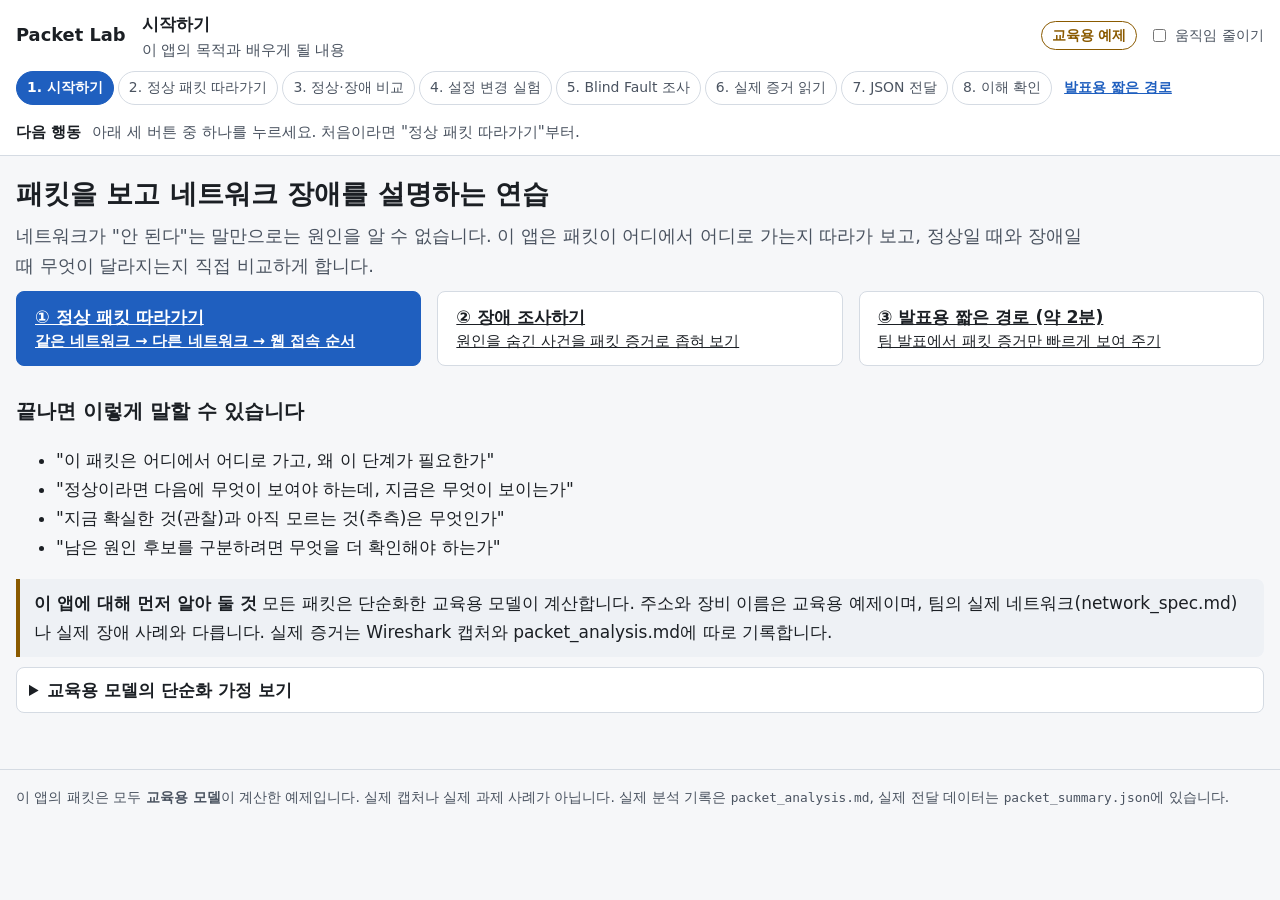
<file: 02_packet_capture/learning_lab/index.html>
<!doctype html>
<html lang="ko">
<head>
<meta charset="utf-8">
<meta name="viewport" content="width=device-width, initial-scale=1">
<title>Packet Lab — 패킷 흐름 학습</title>
<meta name="description" content="Packet.AI 2번 Packet Analyst 팀원 교육용 인터랙티브 학습 웹앱 (교육용 예제 모델)">
<link rel="stylesheet" href="styles.css">
</head>
<body>
<a class="skip" href="#main">본문으로 건너뛰기</a>
<header class="topbar">
  <div class="topbar-inner">
    <a class="brand" href="#/home" aria-label="Packet Lab 처음 화면">Packet Lab</a>
    <div class="unit">
      <div class="unit-title" id="unitTitle">시작하기</div>
      <div class="unit-goal" id="unitGoal"></div>
    </div>
    <div class="top-tools">
      <span class="badge badge-example" id="dataBadge">교육용 예제</span>
      <label class="motion-toggle"><input type="checkbox" id="reduceMotion"> 움직임 줄이기</label>
    </div>
  </div>
  <nav class="flow-nav" aria-label="학습 순서">
    <ol id="flowNav"></ol>
    <a class="demo-link" href="#/demo">발표용 짧은 경로</a>
  </nav>
  <div class="next-action" role="status" aria-live="polite"><strong>다음 행동</strong> <span id="nextAction"></span></div>
</header>
<main id="main" tabindex="-1"></main>
<footer class="foot">
  이 앱의 패킷은 모두 <strong>교육용 모델</strong>이 계산한 예제입니다. 실제 캡처나 실제 과제 사례가 아닙니다.
  실제 분석 기록은 <code>packet_analysis.md</code>, 실제 전달 데이터는 <code>packet_summary.json</code>에 있습니다.
</footer>
<script src="js/engine.js"></script>
<script src="js/schema.js"></script>
<script src="js/content.js"></script>
<script src="js/example_data.js"></script>
<script src="js/app.js"></script>
</body>
</html>
</file>
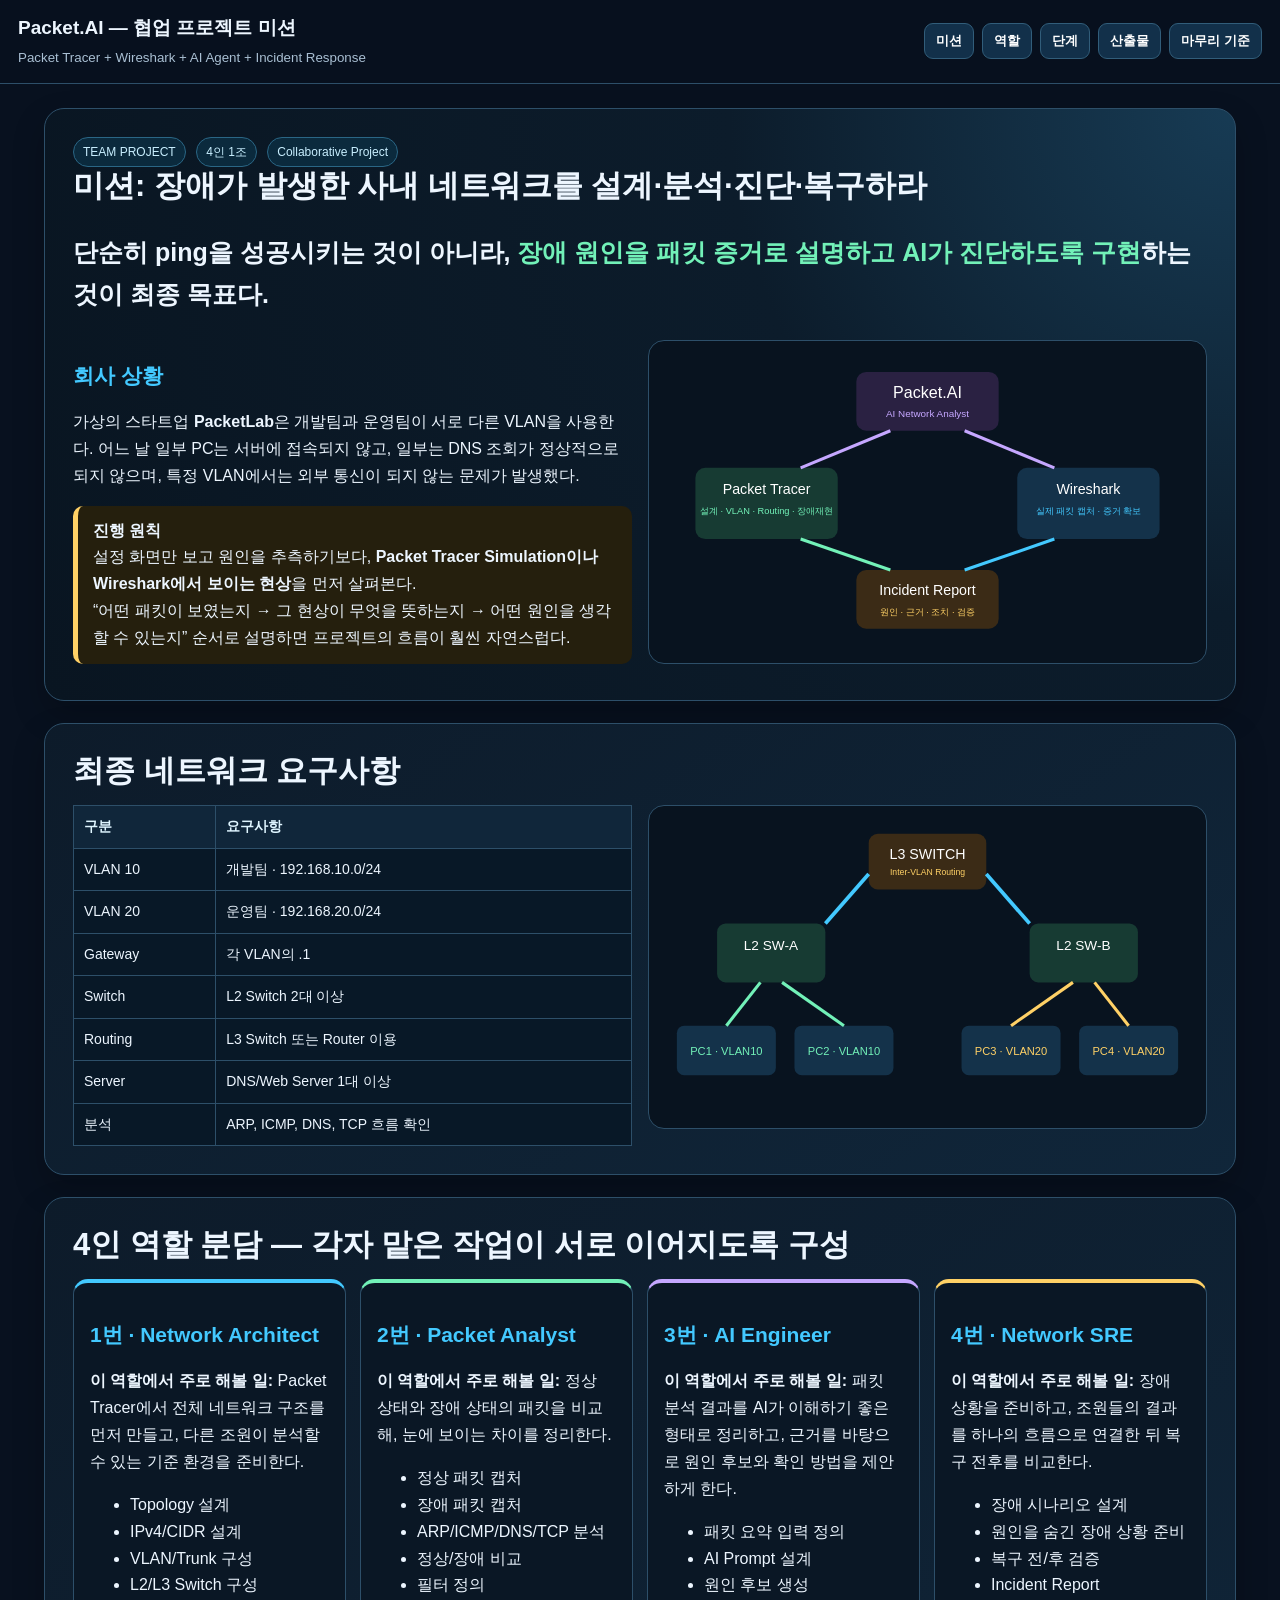
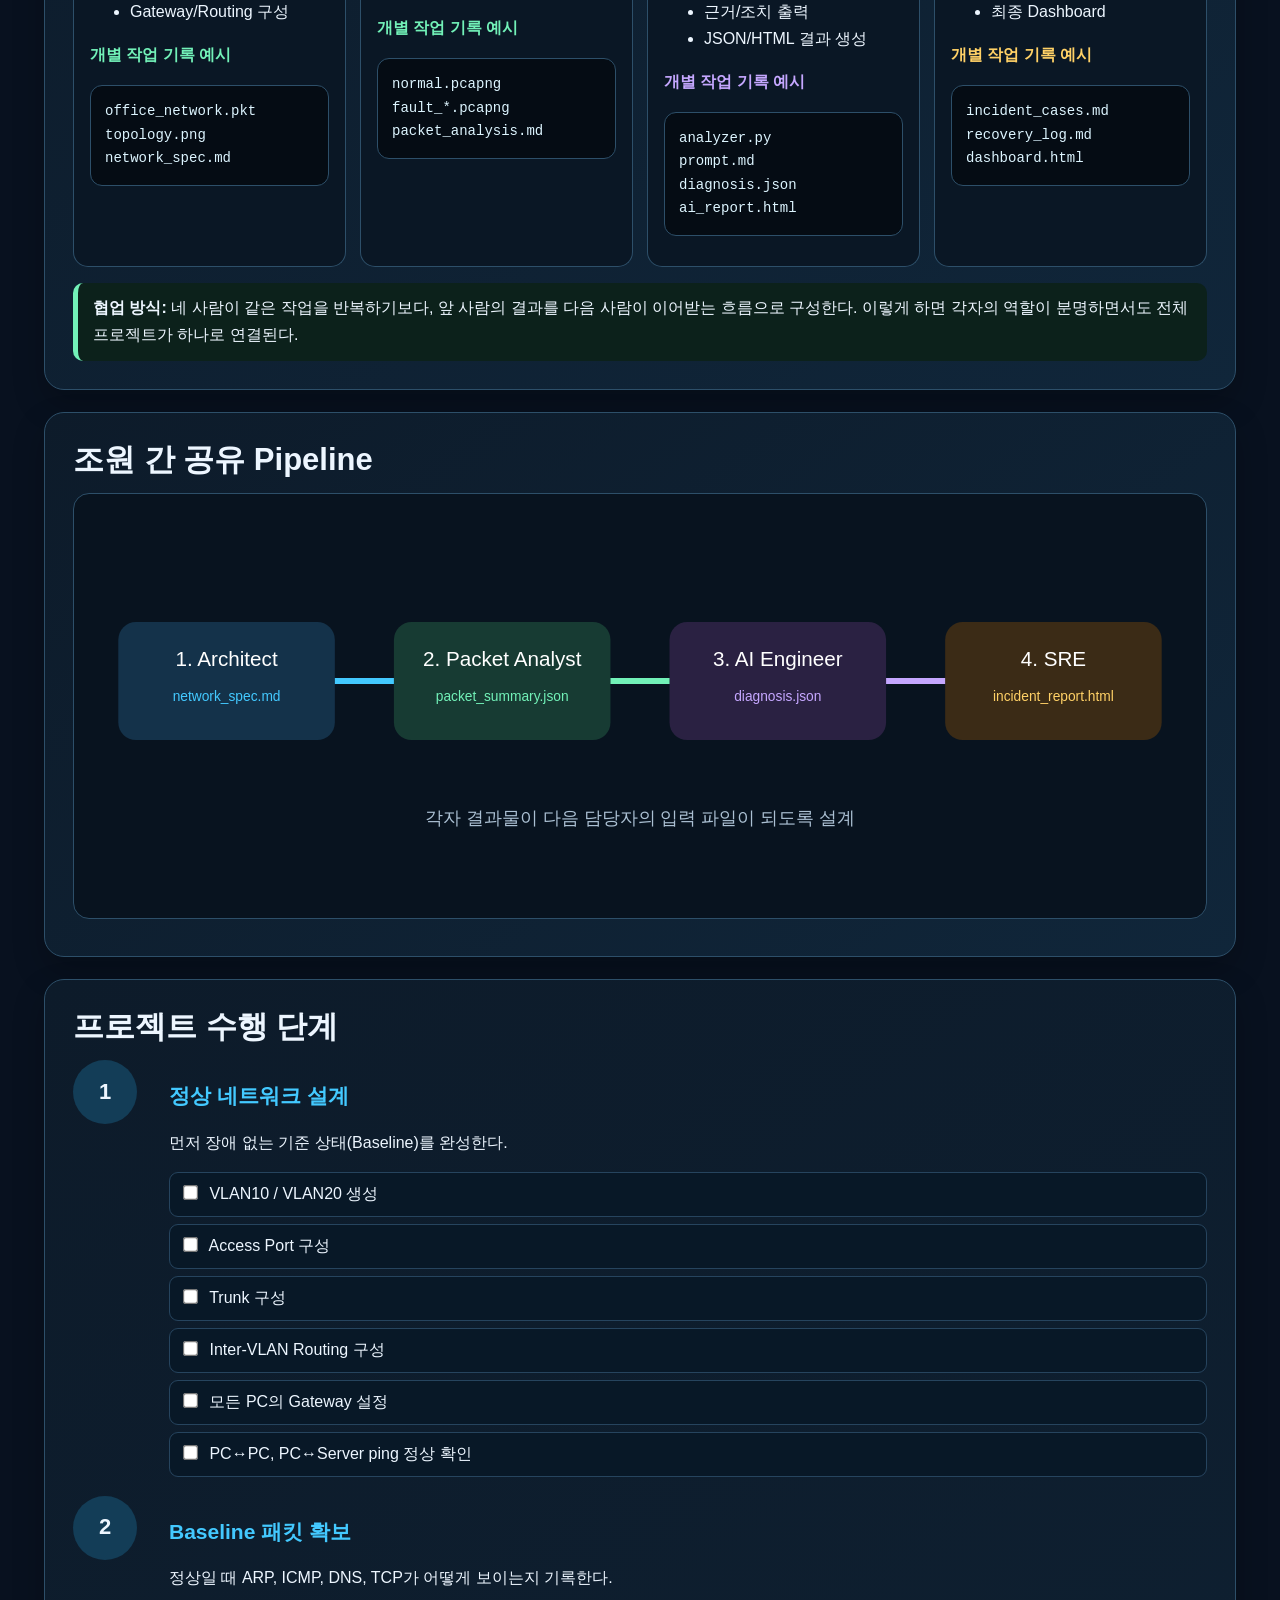
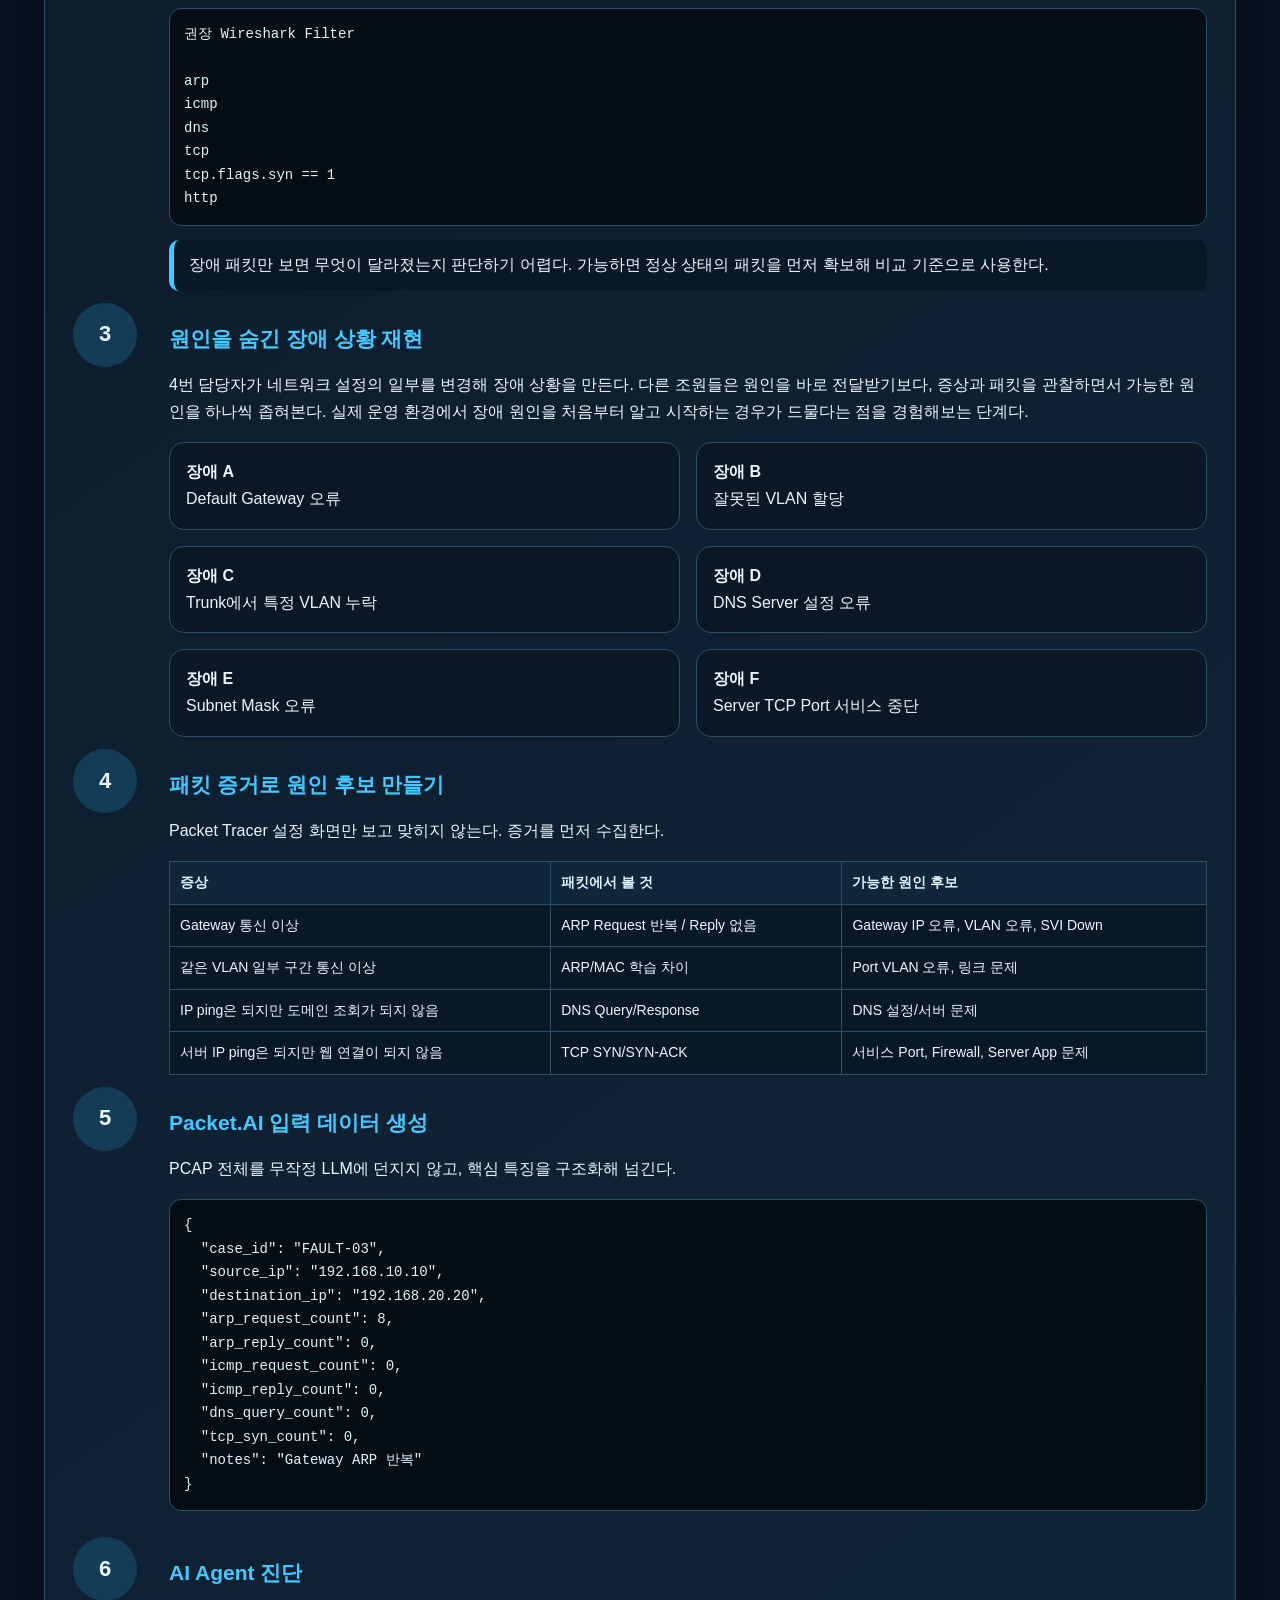
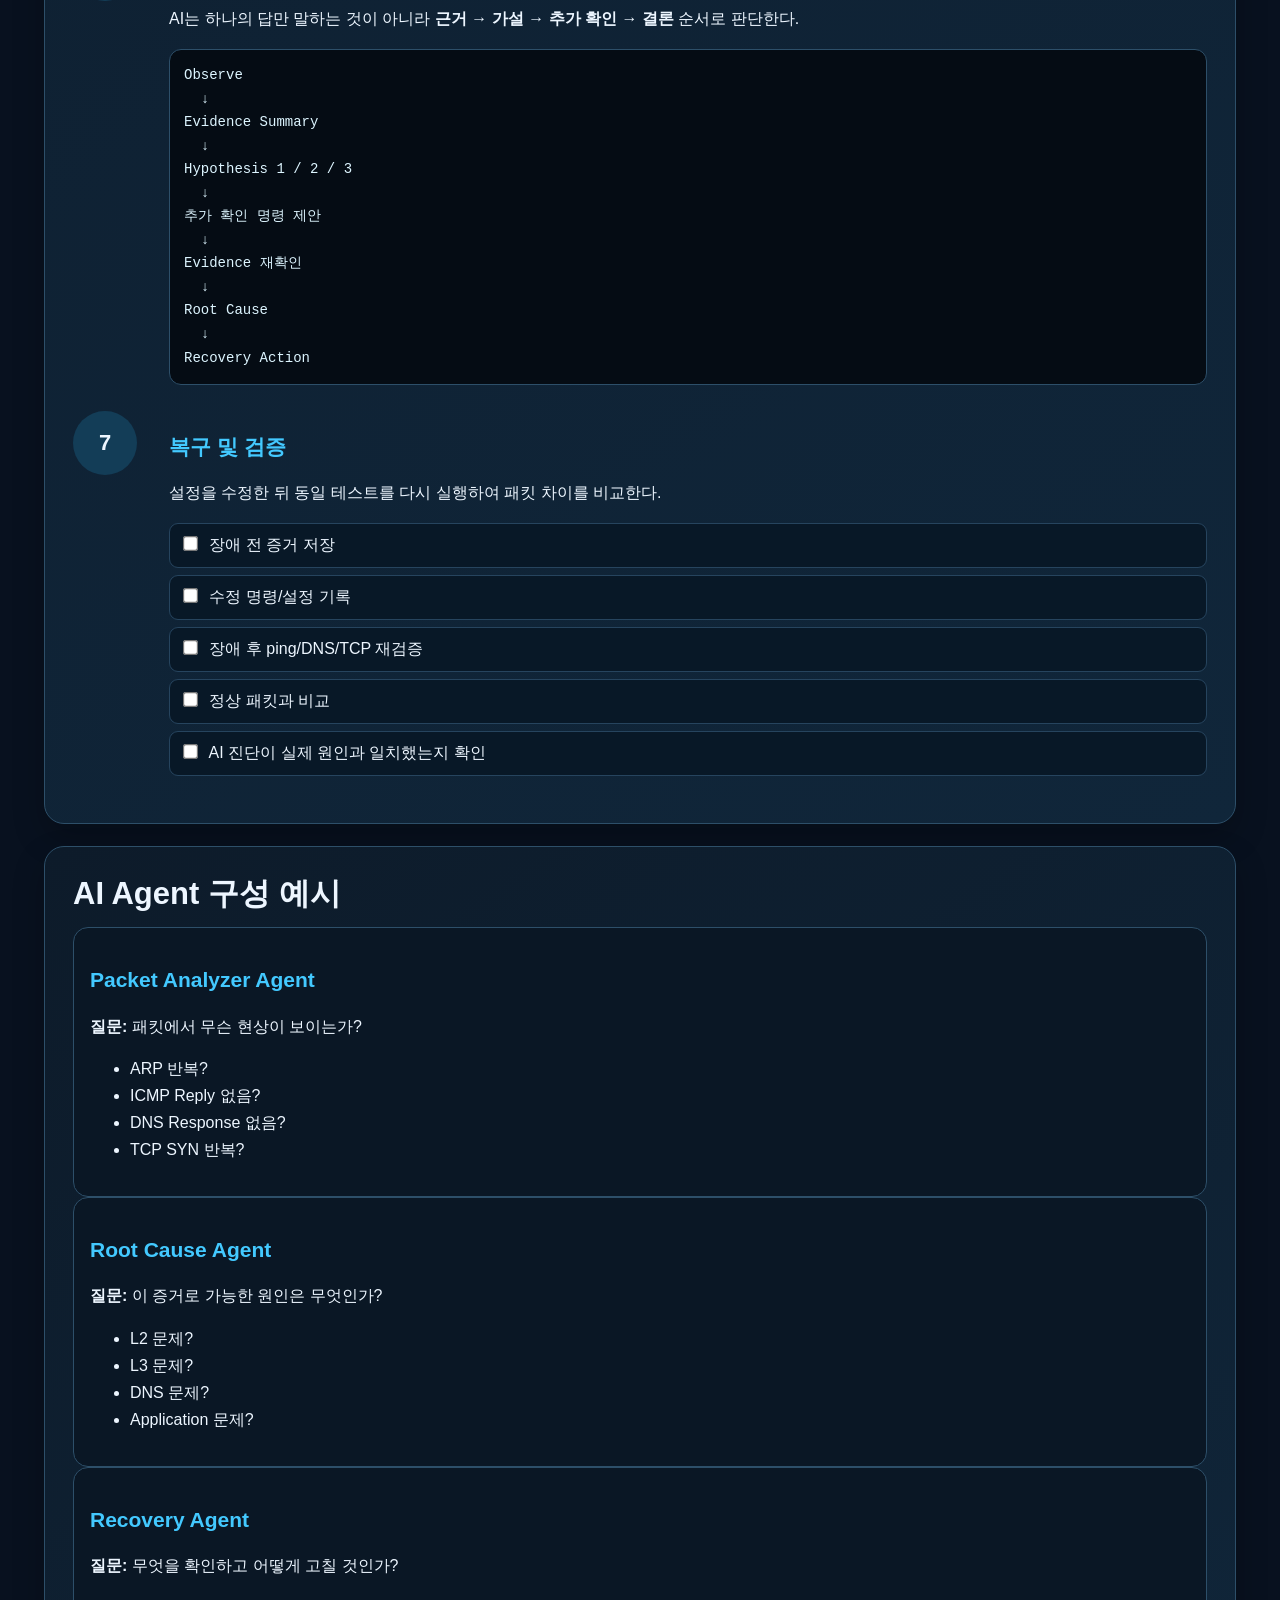
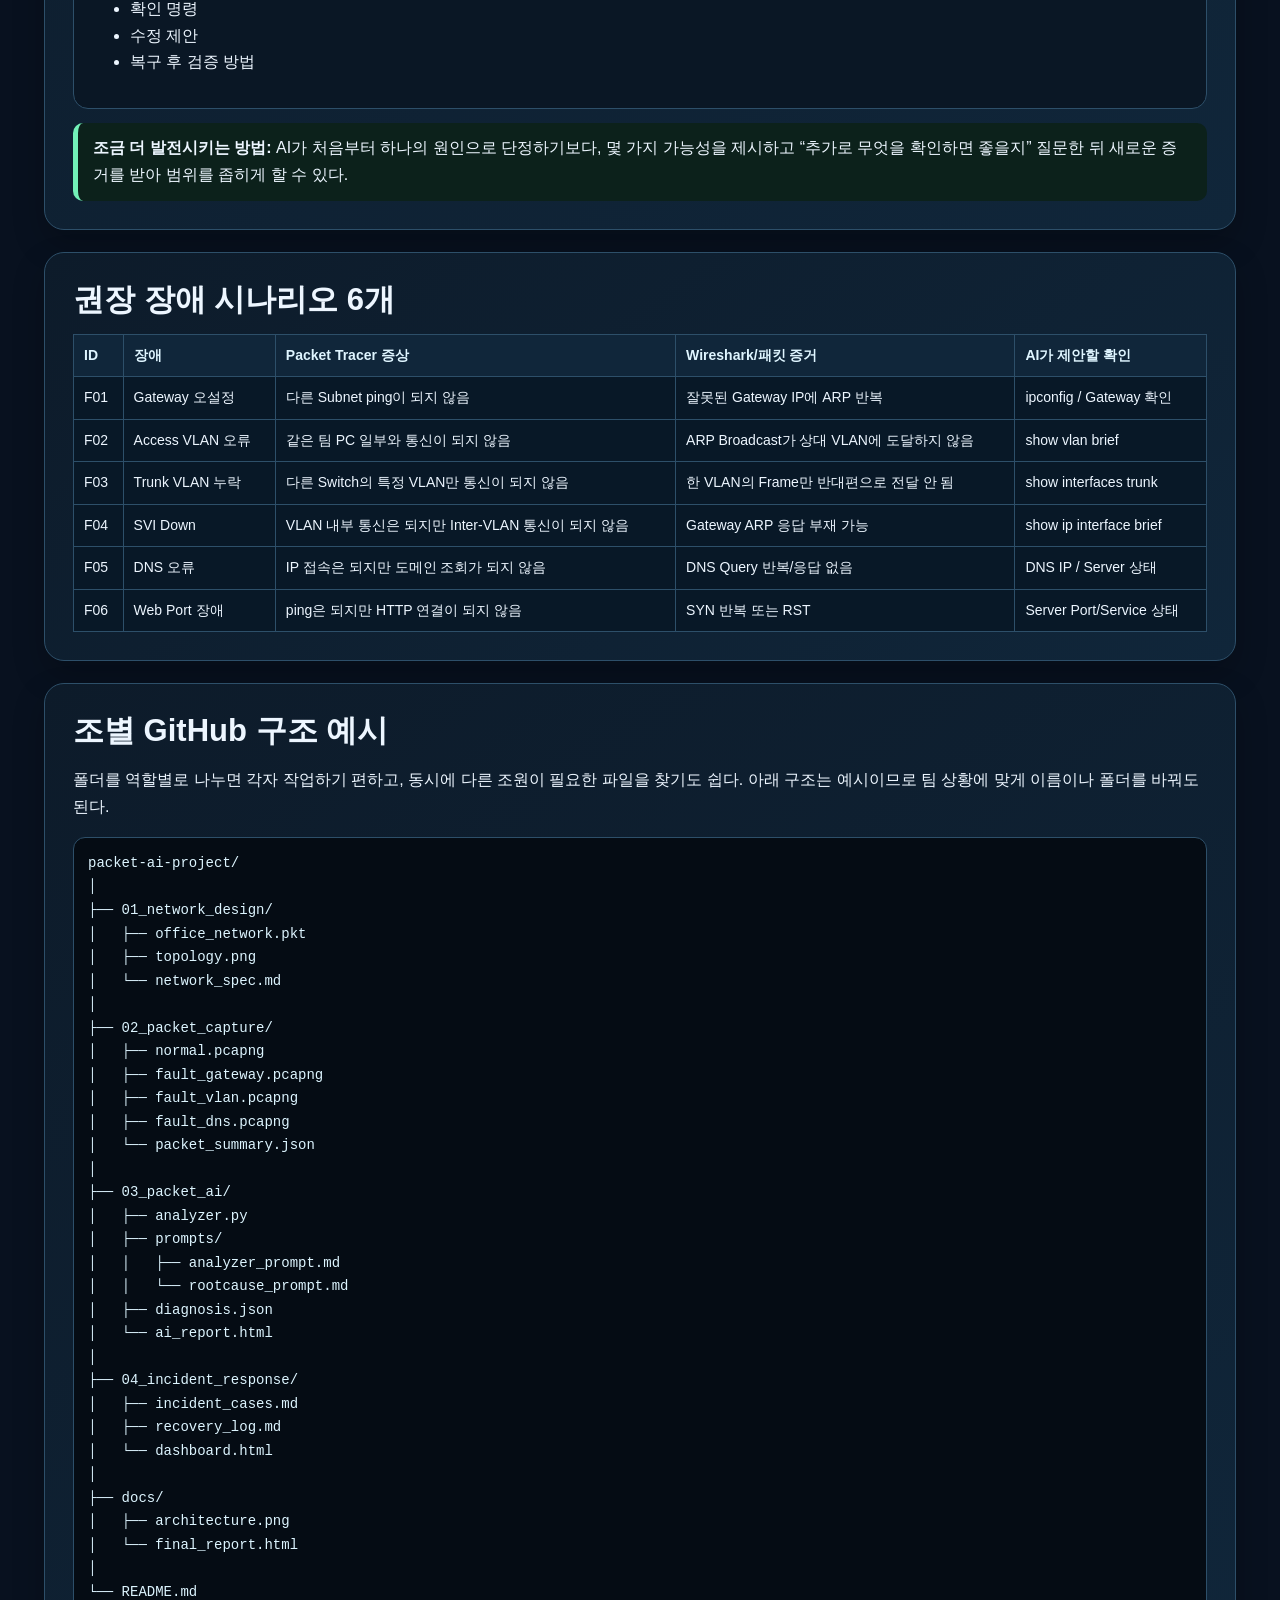
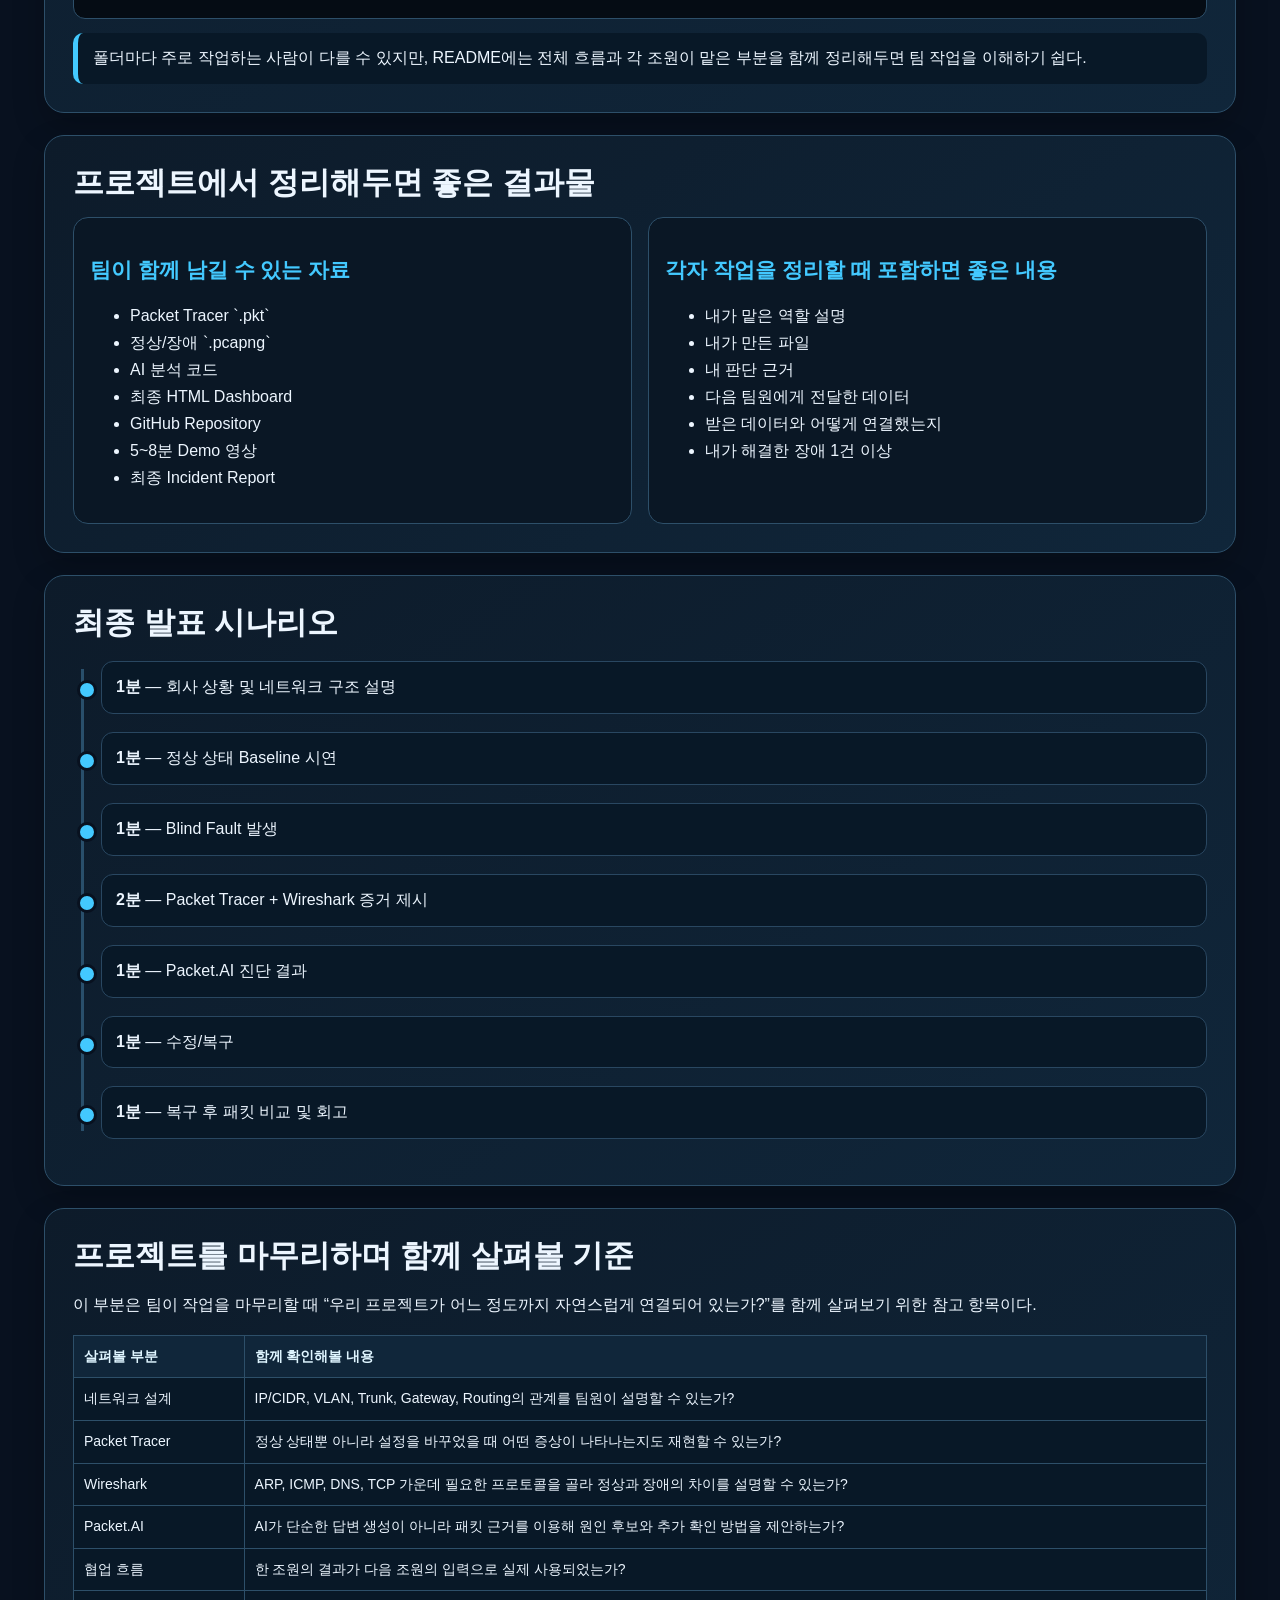
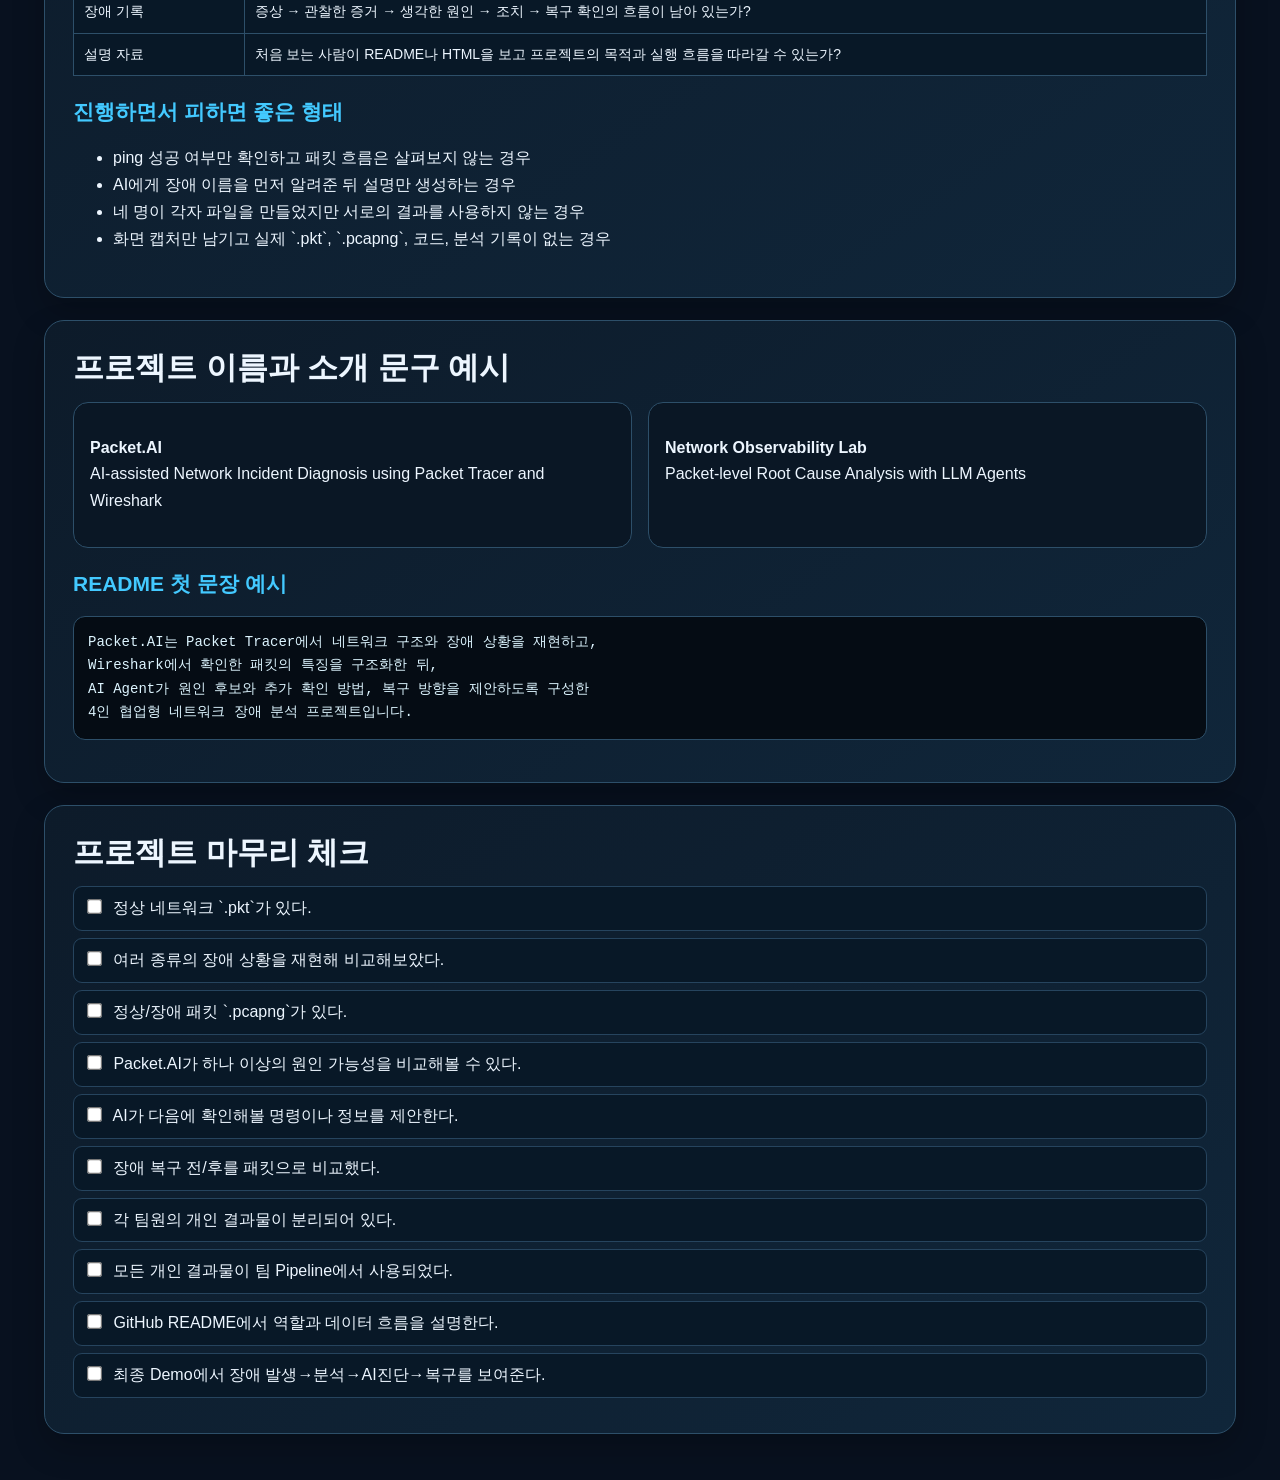
<file: packet_ai_미션.html>
<!doctype html>
<html lang="ko">
<head>
<meta charset="utf-8">
<meta name="viewport" content="width=device-width, initial-scale=1">
<title>Packet.AI 4인 협업 프로젝트 미션</title>
<style>
:root{
  --bg:#08111f;--panel:#0d1b2a;--panel2:#10263a;--card:#0a1725;
  --text:#edf6ff;--muted:#a9bfd3;--line:#2d4f69;
  --cyan:#43c9ff;--green:#72f1b8;--yellow:#ffd166;--red:#ff7171;--purple:#c5a7ff;
}
*{box-sizing:border-box}
html{scroll-behavior:smooth}
body{margin:0;font-family:"Pretendard","Noto Sans KR","Malgun Gothic",Arial,sans-serif;background:var(--bg);color:var(--text);line-height:1.68}
header{position:sticky;top:0;z-index:50;background:rgba(8,17,31,.96);border-bottom:1px solid var(--line);padding:12px 18px;display:flex;justify-content:space-between;gap:12px;align-items:center}
header h1{margin:0;font-size:19px}
header small{color:var(--muted)}
nav{display:flex;gap:8px;flex-wrap:wrap}
nav button,.topbtn{cursor:pointer;background:#12304a;border:1px solid #315d7a;color:#fff;border-radius:9px;padding:8px 11px;font-weight:700}
nav button:hover,.topbtn:hover{background:#17435f}
main{max-width:1240px;margin:0 auto;padding:24px}
section{background:linear-gradient(145deg,var(--panel),var(--panel2));border:1px solid var(--line);border-radius:20px;padding:28px;margin-bottom:22px;box-shadow:0 14px 32px rgba(0,0,0,.22)}
h2{font-size:31px;line-height:1.25;margin:0 0 14px}
h3{font-size:21px;color:var(--cyan);margin:18px 0 8px}
p,li{font-size:16px}
.grid2{display:grid;grid-template-columns:1fr 1fr;gap:16px}
.grid4{display:grid;grid-template-columns:repeat(4,1fr);gap:14px}
.card{background:var(--card);border:1px solid var(--line);border-radius:15px;padding:16px}
.role1{border-top:4px solid var(--cyan)} .role2{border-top:4px solid var(--green)} .role3{border-top:4px solid var(--purple)} .role4{border-top:4px solid var(--yellow)}
.badge{display:inline-block;padding:4px 9px;border-radius:999px;background:#0b2a3d;border:1px solid #2a6685;color:#c9efff;font-size:12px;margin-right:6px}
.note{border-left:5px solid var(--cyan);background:#081827;padding:12px 15px;border-radius:10px}
.warn{border-left-color:var(--yellow);background:#251f0d}
.danger{border-left-color:var(--red);background:#241216}
.good{border-left-color:var(--green);background:#0c211b}
pre,code{font-family:Consolas,Menlo,monospace}
pre{white-space:pre-wrap;background:#050c14;border:1px solid var(--line);border-radius:12px;padding:14px;color:#ddf5ff;font-size:14px;overflow:auto}
table{width:100%;border-collapse:collapse;background:#081827}
th,td{border:1px solid var(--line);padding:9px 10px;text-align:left;font-size:14px;vertical-align:top}
th{background:#10263a;color:#dff5ff}
svg{width:100%;height:auto;background:#08131f;border:1px solid var(--line);border-radius:16px}
.phase{display:grid;grid-template-columns:82px 1fr;gap:14px;align-items:start;margin:12px 0}
.phase .num{display:grid;place-items:center;width:64px;height:64px;border-radius:50%;background:#133d57;font-size:22px;font-weight:800}
.checklist label{display:block;margin:7px 0;padding:8px 10px;background:#081827;border:1px solid #26445e;border-radius:9px}
.checklist input{margin-right:8px;transform:scale(1.15)}
.highlight{font-weight:800;color:var(--yellow)}
.k{color:var(--green);font-weight:800}.c{color:var(--cyan);font-weight:800}.y{color:var(--yellow);font-weight:800}.p{color:var(--purple);font-weight:800}.r{color:var(--red);font-weight:800}
.timeline{position:relative;padding-left:28px}
.timeline:before{content:"";position:absolute;left:8px;top:8px;bottom:8px;width:3px;background:#294f6b}
.timeline .item{position:relative;margin:18px 0;padding:12px 14px;background:#081827;border-radius:12px;border:1px solid #294761}
.timeline .item:before{content:"";position:absolute;left:-25px;top:18px;width:14px;height:14px;border-radius:50%;background:var(--cyan);border:3px solid var(--bg)}
.hero{background:radial-gradient(circle at top right,#173b54 0,#0c1c2b 38%,#091521 100%)}
.big{font-size:25px;font-weight:800}
.small{font-size:13px;color:var(--muted)}
@media(max-width:950px){.grid4{grid-template-columns:1fr 1fr}.grid2{grid-template-columns:1fr}}
@media(max-width:640px){.grid4{grid-template-columns:1fr}h2{font-size:26px}section{padding:20px}p,li{font-size:15px}}
</style>
</head>
<body>

<header>
  <div>
    <h1>Packet.AI —  협업 프로젝트 미션</h1>
    <small>Packet Tracer + Wireshark + AI Agent + Incident Response</small>
  </div>
  <nav>
    <button onclick="go('mission')">미션</button>
    <button onclick="go('roles')">역할</button>
    <button onclick="go('phases')">단계</button>
    <button onclick="go('deliverables')">산출물</button>
    <button onclick="go('score')">마무리 기준</button>
  </nav>
</header>

<main>

<section class="hero" id="mission">
  <span class="badge">TEAM PROJECT</span>
  <span class="badge">4인 1조</span>
  <span class="badge">Collaborative Project</span>
  <h2>미션: 장애가 발생한 사내 네트워크를 설계·분석·진단·복구하라</h2>
  <p class="big">단순히 ping을 성공시키는 것이 아니라, <span class="k">장애 원인을 패킷 증거로 설명하고 AI가 진단하도록 구현</span>하는 것이 최종 목표다.</p>

  <div class="grid2">
    <div>
      <h3>회사 상황</h3>
      <p>가상의 스타트업 <b>PacketLab</b>은 개발팀과 운영팀이 서로 다른 VLAN을 사용한다. 어느 날 일부 PC는 서버에 접속되지 않고, 일부는 DNS 조회가 정상적으로 되지 않으며, 특정 VLAN에서는 외부 통신이 되지 않는 문제가 발생했다.</p>
      <div class="note warn">
        <b>진행 원칙</b><br>
        설정 화면만 보고 원인을 추측하기보다, <b>Packet Tracer Simulation이나 Wireshark에서 보이는 현상</b>을 먼저 살펴본다.<br>
        “어떤 패킷이 보였는지 → 그 현상이 무엇을 뜻하는지 → 어떤 원인을 생각할 수 있는지” 순서로 설명하면 프로젝트의 흐름이 훨씬 자연스럽다.
      </div>
    </div>
    <div>
      <svg viewBox="0 0 900 520">
        <rect x="335" y="50" width="230" height="95" rx="16" fill="#2a2142"/>
        <text x="450" y="92" text-anchor="middle" fill="#fff" font-size="26">Packet.AI</text>
        <text x="450" y="122" text-anchor="middle" fill="#c5a7ff" font-size="16">AI Network Analyst</text>

        <rect x="75" y="205" width="230" height="115" rx="16" fill="#173b33"/>
        <text x="190" y="248" text-anchor="middle" fill="#fff" font-size="23">Packet Tracer</text>
        <text x="190" y="280" text-anchor="middle" fill="#72f1b8" font-size="15">설계 · VLAN · Routing · 장애재현</text>

        <rect x="595" y="205" width="230" height="115" rx="16" fill="#14324a"/>
        <text x="710" y="248" text-anchor="middle" fill="#fff" font-size="23">Wireshark</text>
        <text x="710" y="280" text-anchor="middle" fill="#43c9ff" font-size="15">실제 패킷 캡처 · 증거 확보</text>

        <rect x="335" y="370" width="230" height="95" rx="16" fill="#3b2b16"/>
        <text x="450" y="410" text-anchor="middle" fill="#fff" font-size="23">Incident Report</text>
        <text x="450" y="442" text-anchor="middle" fill="#ffd166" font-size="15">원인 · 근거 · 조치 · 검증</text>

        <line x1="390" y1="145" x2="245" y2="205" stroke="#c5a7ff" stroke-width="5"/>
        <line x1="510" y1="145" x2="655" y2="205" stroke="#c5a7ff" stroke-width="5"/>
        <line x1="245" y1="320" x2="390" y2="370" stroke="#72f1b8" stroke-width="5"/>
        <line x1="655" y1="320" x2="510" y2="370" stroke="#43c9ff" stroke-width="5"/>
      </svg>
    </div>
  </div>
</section>

<section>
  <h2>최종 네트워크 요구사항</h2>
  <div class="grid2">
    <div>
      <table>
        <tr><th>구분</th><th>요구사항</th></tr>
        <tr><td>VLAN 10</td><td>개발팀 · 192.168.10.0/24</td></tr>
        <tr><td>VLAN 20</td><td>운영팀 · 192.168.20.0/24</td></tr>
        <tr><td>Gateway</td><td>각 VLAN의 .1</td></tr>
        <tr><td>Switch</td><td>L2 Switch 2대 이상</td></tr>
        <tr><td>Routing</td><td>L3 Switch 또는 Router 이용</td></tr>
        <tr><td>Server</td><td>DNS/Web Server 1대 이상</td></tr>
        <tr><td>분석</td><td>ARP, ICMP, DNS, TCP 흐름 확인</td></tr>
      </table>
    </div>
    <div>
      <svg viewBox="0 0 900 520">
        <rect x="355" y="45" width="190" height="90" rx="15" fill="#3b2b16"/>
        <text x="450" y="85" text-anchor="middle" fill="#fff" font-size="23">L3 SWITCH</text>
        <text x="450" y="112" text-anchor="middle" fill="#ffd166" font-size="14">Inter-VLAN Routing</text>

        <rect x="110" y="190" width="175" height="95" rx="14" fill="#173b33"/>
        <text x="197" y="232" text-anchor="middle" fill="#fff" font-size="22">L2 SW-A</text>
        <rect x="615" y="190" width="175" height="95" rx="14" fill="#173b33"/>
        <text x="702" y="232" text-anchor="middle" fill="#fff" font-size="22">L2 SW-B</text>

        <line x1="355" y1="110" x2="285" y2="190" stroke="#43c9ff" stroke-width="6"/>
        <line x1="545" y1="110" x2="615" y2="190" stroke="#43c9ff" stroke-width="6"/>

        <rect x="45" y="355" width="160" height="80" rx="12" fill="#14324a"/><text x="125" y="402" text-anchor="middle" fill="#72f1b8" font-size="18">PC1 · VLAN10</text>
        <rect x="235" y="355" width="160" height="80" rx="12" fill="#14324a"/><text x="315" y="402" text-anchor="middle" fill="#72f1b8" font-size="18">PC2 · VLAN10</text>
        <rect x="505" y="355" width="160" height="80" rx="12" fill="#14324a"/><text x="585" y="402" text-anchor="middle" fill="#ffd166" font-size="18">PC3 · VLAN20</text>
        <rect x="695" y="355" width="160" height="80" rx="12" fill="#14324a"/><text x="775" y="402" text-anchor="middle" fill="#ffd166" font-size="18">PC4 · VLAN20</text>

        <line x1="125" y1="355" x2="180" y2="285" stroke="#72f1b8" stroke-width="5"/>
        <line x1="315" y1="355" x2="215" y2="285" stroke="#72f1b8" stroke-width="5"/>
        <line x1="585" y1="355" x2="685" y2="285" stroke="#ffd166" stroke-width="5"/>
        <line x1="775" y1="355" x2="720" y2="285" stroke="#ffd166" stroke-width="5"/>
      </svg>
    </div>
  </div>
</section>

<section id="roles">
  <h2>4인 역할 분담 — 각자 맡은 작업이 서로 이어지도록 구성</h2>

  <div class="grid4">
    <div class="card role1">
      <h3>1번 · Network Architect</h3>
      <p><b>이 역할에서 주로 해볼 일:</b> Packet Tracer에서 전체 네트워크 구조를 먼저 만들고, 다른 조원이 분석할 수 있는 기준 환경을 준비한다.</p>
      <ul>
        <li>Topology 설계</li>
        <li>IPv4/CIDR 설계</li>
        <li>VLAN/Trunk 구성</li>
        <li>L2/L3 Switch 구성</li>
        <li>Gateway/Routing 구성</li>
      </ul>
      <p class="k">개별 작업 기록 예시</p>
      <pre>office_network.pkt
topology.png
network_spec.md</pre>
    </div>

    <div class="card role2">
      <h3>2번 · Packet Analyst</h3>
      <p><b>이 역할에서 주로 해볼 일:</b> 정상 상태와 장애 상태의 패킷을 비교해, 눈에 보이는 차이를 정리한다.</p>
      <ul>
        <li>정상 패킷 캡처</li>
        <li>장애 패킷 캡처</li>
        <li>ARP/ICMP/DNS/TCP 분석</li>
        <li>정상/장애 비교</li>
        <li>필터 정의</li>
      </ul>
      <p class="k">개별 작업 기록 예시</p>
      <pre>normal.pcapng
fault_*.pcapng
packet_analysis.md</pre>
    </div>

    <div class="card role3">
      <h3>3번 · AI Engineer</h3>
      <p><b>이 역할에서 주로 해볼 일:</b> 패킷 분석 결과를 AI가 이해하기 좋은 형태로 정리하고, 근거를 바탕으로 원인 후보와 확인 방법을 제안하게 한다.</p>
      <ul>
        <li>패킷 요약 입력 정의</li>
        <li>AI Prompt 설계</li>
        <li>원인 후보 생성</li>
        <li>근거/조치 출력</li>
        <li>JSON/HTML 결과 생성</li>
      </ul>
      <p class="p">개별 작업 기록 예시</p>
      <pre>analyzer.py
prompt.md
diagnosis.json
ai_report.html</pre>
    </div>

    <div class="card role4">
      <h3>4번 · Network SRE</h3>
      <p><b>이 역할에서 주로 해볼 일:</b> 장애 상황을 준비하고, 조원들의 결과를 하나의 흐름으로 연결한 뒤 복구 전후를 비교한다.</p>
      <ul>
        <li>장애 시나리오 설계</li>
        <li>원인을 숨긴 장애 상황 준비</li>
        <li>복구 전/후 검증</li>
        <li>Incident Report</li>
        <li>최종 Dashboard</li>
      </ul>
      <p class="y">개별 작업 기록 예시</p>
      <pre>incident_cases.md
recovery_log.md
dashboard.html</pre>
    </div>
  </div>

  <div class="note good" style="margin-top:16px">
    <b>협업 방식:</b> 네 사람이 같은 작업을 반복하기보다, 앞 사람의 결과를 다음 사람이 이어받는 흐름으로 구성한다. 이렇게 하면 각자의 역할이 분명하면서도 전체 프로젝트가 하나로 연결된다.
  </div>
</section>

<section>
  <h2>조원 간 공유 Pipeline</h2>
  <svg viewBox="0 0 1150 430">
    <rect x="45" y="130" width="220" height="120" rx="18" fill="#14324a"/>
    <text x="155" y="175" text-anchor="middle" fill="#fff" font-size="21">1. Architect</text>
    <text x="155" y="210" text-anchor="middle" fill="#43c9ff" font-size="14">network_spec.md</text>

    <rect x="325" y="130" width="220" height="120" rx="18" fill="#173b33"/>
    <text x="435" y="175" text-anchor="middle" fill="#fff" font-size="21">2. Packet Analyst</text>
    <text x="435" y="210" text-anchor="middle" fill="#72f1b8" font-size="14">packet_summary.json</text>

    <rect x="605" y="130" width="220" height="120" rx="18" fill="#2a2142"/>
    <text x="715" y="175" text-anchor="middle" fill="#fff" font-size="21">3. AI Engineer</text>
    <text x="715" y="210" text-anchor="middle" fill="#c5a7ff" font-size="14">diagnosis.json</text>

    <rect x="885" y="130" width="220" height="120" rx="18" fill="#3b2b16"/>
    <text x="995" y="175" text-anchor="middle" fill="#fff" font-size="21">4. SRE</text>
    <text x="995" y="210" text-anchor="middle" fill="#ffd166" font-size="14">incident_report.html</text>

    <line x1="265" y1="190" x2="325" y2="190" stroke="#43c9ff" stroke-width="6"/>
    <line x1="545" y1="190" x2="605" y2="190" stroke="#72f1b8" stroke-width="6"/>
    <line x1="825" y1="190" x2="885" y2="190" stroke="#c5a7ff" stroke-width="6"/>

    <text x="575" y="335" text-anchor="middle" fill="#abc0d3" font-size="18">각자 결과물이 다음 담당자의 입력 파일이 되도록 설계</text>
  </svg>
</section>

<section id="phases">
  <h2>프로젝트 수행 단계</h2>

  <div class="phase">
    <div class="num">1</div>
    <div>
      <h3>정상 네트워크 설계</h3>
      <p>먼저 장애 없는 기준 상태(Baseline)를 완성한다.</p>
      <div class="checklist">
        <label><input type="checkbox"> VLAN10 / VLAN20 생성</label>
        <label><input type="checkbox"> Access Port 구성</label>
        <label><input type="checkbox"> Trunk 구성</label>
        <label><input type="checkbox"> Inter-VLAN Routing 구성</label>
        <label><input type="checkbox"> 모든 PC의 Gateway 설정</label>
        <label><input type="checkbox"> PC↔PC, PC↔Server ping 정상 확인</label>
      </div>
    </div>
  </div>

  <div class="phase">
    <div class="num">2</div>
    <div>
      <h3>Baseline 패킷 확보</h3>
      <p>정상일 때 ARP, ICMP, DNS, TCP가 어떻게 보이는지 기록한다.</p>
      <pre>권장 Wireshark Filter

arp
icmp
dns
tcp
tcp.flags.syn == 1
http</pre>
      <div class="note">장애 패킷만 보면 무엇이 달라졌는지 판단하기 어렵다. 가능하면 정상 상태의 패킷을 먼저 확보해 비교 기준으로 사용한다.</div>
    </div>
  </div>

  <div class="phase">
    <div class="num">3</div>
    <div>
      <h3>원인을 숨긴 장애 상황 재현</h3>
      <p>4번 담당자가 네트워크 설정의 일부를 변경해 장애 상황을 만든다. 다른 조원들은 원인을 바로 전달받기보다, 증상과 패킷을 관찰하면서 가능한 원인을 하나씩 좁혀본다. 실제 운영 환경에서 장애 원인을 처음부터 알고 시작하는 경우가 드물다는 점을 경험해보는 단계다.</p>
      <div class="grid2">
        <div class="card"><b>장애 A</b><br>Default Gateway 오류</div>
        <div class="card"><b>장애 B</b><br>잘못된 VLAN 할당</div>
        <div class="card"><b>장애 C</b><br>Trunk에서 특정 VLAN 누락</div>
        <div class="card"><b>장애 D</b><br>DNS Server 설정 오류</div>
        <div class="card"><b>장애 E</b><br>Subnet Mask 오류</div>
        <div class="card"><b>장애 F</b><br>Server TCP Port 서비스 중단</div>
      </div>
    </div>
  </div>

  <div class="phase">
    <div class="num">4</div>
    <div>
      <h3>패킷 증거로 원인 후보 만들기</h3>
      <p>Packet Tracer 설정 화면만 보고 맞히지 않는다. 증거를 먼저 수집한다.</p>
      <table>
        <tr><th>증상</th><th>패킷에서 볼 것</th><th>가능한 원인 후보</th></tr>
        <tr><td>Gateway 통신 이상</td><td>ARP Request 반복 / Reply 없음</td><td>Gateway IP 오류, VLAN 오류, SVI Down</td></tr>
        <tr><td>같은 VLAN 일부 구간 통신 이상</td><td>ARP/MAC 학습 차이</td><td>Port VLAN 오류, 링크 문제</td></tr>
        <tr><td>IP ping은 되지만 도메인 조회가 되지 않음</td><td>DNS Query/Response</td><td>DNS 설정/서버 문제</td></tr>
        <tr><td>서버 IP ping은 되지만 웹 연결이 되지 않음</td><td>TCP SYN/SYN-ACK</td><td>서비스 Port, Firewall, Server App 문제</td></tr>
      </table>
    </div>
  </div>

  <div class="phase">
    <div class="num">5</div>
    <div>
      <h3>Packet.AI 입력 데이터 생성</h3>
      <p>PCAP 전체를 무작정 LLM에 던지지 않고, 핵심 특징을 구조화해 넘긴다.</p>
      <pre>{
  "case_id": "FAULT-03",
  "source_ip": "192.168.10.10",
  "destination_ip": "192.168.20.20",
  "arp_request_count": 8,
  "arp_reply_count": 0,
  "icmp_request_count": 0,
  "icmp_reply_count": 0,
  "dns_query_count": 0,
  "tcp_syn_count": 0,
  "notes": "Gateway ARP 반복"
}</pre>
    </div>
  </div>

  <div class="phase">
    <div class="num">6</div>
    <div>
      <h3>AI Agent 진단</h3>
      <p>AI는 하나의 답만 말하는 것이 아니라 <b>근거 → 가설 → 추가 확인 → 결론</b> 순서로 판단한다.</p>
      <pre>Observe
  ↓
Evidence Summary
  ↓
Hypothesis 1 / 2 / 3
  ↓
추가 확인 명령 제안
  ↓
Evidence 재확인
  ↓
Root Cause
  ↓
Recovery Action</pre>
    </div>
  </div>

  <div class="phase">
    <div class="num">7</div>
    <div>
      <h3>복구 및 검증</h3>
      <p>설정을 수정한 뒤 동일 테스트를 다시 실행하여 패킷 차이를 비교한다.</p>
      <div class="checklist">
        <label><input type="checkbox"> 장애 전 증거 저장</label>
        <label><input type="checkbox"> 수정 명령/설정 기록</label>
        <label><input type="checkbox"> 장애 후 ping/DNS/TCP 재검증</label>
        <label><input type="checkbox"> 정상 패킷과 비교</label>
        <label><input type="checkbox"> AI 진단이 실제 원인과 일치했는지 확인</label>
      </div>
    </div>
  </div>
</section>

<section>
  <h2>AI Agent 구성 예시</h2>
  <div class="grid3">
    <div class="card">
      <h3>Packet Analyzer Agent</h3>
      <p><b>질문:</b> 패킷에서 무슨 현상이 보이는가?</p>
      <ul>
        <li>ARP 반복?</li>
        <li>ICMP Reply 없음?</li>
        <li>DNS Response 없음?</li>
        <li>TCP SYN 반복?</li>
      </ul>
    </div>
    <div class="card">
      <h3>Root Cause Agent</h3>
      <p><b>질문:</b> 이 증거로 가능한 원인은 무엇인가?</p>
      <ul>
        <li>L2 문제?</li>
        <li>L3 문제?</li>
        <li>DNS 문제?</li>
        <li>Application 문제?</li>
      </ul>
    </div>
    <div class="card">
      <h3>Recovery Agent</h3>
      <p><b>질문:</b> 무엇을 확인하고 어떻게 고칠 것인가?</p>
      <ul>
        <li>확인 명령</li>
        <li>수정 제안</li>
        <li>복구 후 검증 방법</li>
      </ul>
    </div>
  </div>

  <div class="note good" style="margin-top:14px">
    <b>조금 더 발전시키는 방법:</b> AI가 처음부터 하나의 원인으로 단정하기보다, 몇 가지 가능성을 제시하고 “추가로 무엇을 확인하면 좋을지” 질문한 뒤 새로운 증거를 받아 범위를 좁히게 할 수 있다.
  </div>
</section>

<section>
  <h2>권장 장애 시나리오 6개</h2>
  <table>
    <tr><th>ID</th><th>장애</th><th>Packet Tracer 증상</th><th>Wireshark/패킷 증거</th><th>AI가 제안할 확인</th></tr>
    <tr><td>F01</td><td>Gateway 오설정</td><td>다른 Subnet ping이 되지 않음</td><td>잘못된 Gateway IP에 ARP 반복</td><td>ipconfig / Gateway 확인</td></tr>
    <tr><td>F02</td><td>Access VLAN 오류</td><td>같은 팀 PC 일부와 통신이 되지 않음</td><td>ARP Broadcast가 상대 VLAN에 도달하지 않음</td><td>show vlan brief</td></tr>
    <tr><td>F03</td><td>Trunk VLAN 누락</td><td>다른 Switch의 특정 VLAN만 통신이 되지 않음</td><td>한 VLAN의 Frame만 반대편으로 전달 안 됨</td><td>show interfaces trunk</td></tr>
    <tr><td>F04</td><td>SVI Down</td><td>VLAN 내부 통신은 되지만 Inter-VLAN 통신이 되지 않음</td><td>Gateway ARP 응답 부재 가능</td><td>show ip interface brief</td></tr>
    <tr><td>F05</td><td>DNS 오류</td><td>IP 접속은 되지만 도메인 조회가 되지 않음</td><td>DNS Query 반복/응답 없음</td><td>DNS IP / Server 상태</td></tr>
    <tr><td>F06</td><td>Web Port 장애</td><td>ping은 되지만 HTTP 연결이 되지 않음</td><td>SYN 반복 또는 RST</td><td>Server Port/Service 상태</td></tr>
  </table>
</section>

<section>
  <h2>조별 GitHub 구조 예시</h2>
  <p>폴더를 역할별로 나누면 각자 작업하기 편하고, 동시에 다른 조원이 필요한 파일을 찾기도 쉽다. 아래 구조는 예시이므로 팀 상황에 맞게 이름이나 폴더를 바꿔도 된다.</p>
  <pre>packet-ai-project/
│
├── 01_network_design/
│   ├── office_network.pkt
│   ├── topology.png
│   └── network_spec.md
│
├── 02_packet_capture/
│   ├── normal.pcapng
│   ├── fault_gateway.pcapng
│   ├── fault_vlan.pcapng
│   ├── fault_dns.pcapng
│   └── packet_summary.json
│
├── 03_packet_ai/
│   ├── analyzer.py
│   ├── prompts/
│   │   ├── analyzer_prompt.md
│   │   └── rootcause_prompt.md
│   ├── diagnosis.json
│   └── ai_report.html
│
├── 04_incident_response/
│   ├── incident_cases.md
│   ├── recovery_log.md
│   └── dashboard.html
│
├── docs/
│   ├── architecture.png
│   └── final_report.html
│
└── README.md</pre>
  <div class="note">폴더마다 주로 작업하는 사람이 다를 수 있지만, README에는 전체 흐름과 각 조원이 맡은 부분을 함께 정리해두면 팀 작업을 이해하기 쉽다.</div>
</section>

<section id="deliverables">
  <h2>프로젝트에서 정리해두면 좋은 결과물</h2>

  <div class="grid2">
    <div class="card">
      <h3>팀이 함께 남길 수 있는 자료</h3>
      <ul>
        <li>Packet Tracer `.pkt`</li>
        <li>정상/장애 `.pcapng`</li>
        <li>AI 분석 코드</li>
        <li>최종 HTML Dashboard</li>
        <li>GitHub Repository</li>
        <li>5~8분 Demo 영상</li>
        <li>최종 Incident Report</li>
      </ul>
    </div>

    <div class="card">
      <h3>각자 작업을 정리할 때 포함하면 좋은 내용</h3>
      <ul>
        <li>내가 맡은 역할 설명</li>
        <li>내가 만든 파일</li>
        <li>내 판단 근거</li>
        <li>다음 팀원에게 전달한 데이터</li>
        <li>받은 데이터와 어떻게 연결했는지</li>
        <li>내가 해결한 장애 1건 이상</li>
      </ul>
    </div>
  </div>
</section>

<section>
  <h2>최종 발표 시나리오</h2>
  <div class="timeline">
    <div class="item"><b>1분</b> — 회사 상황 및 네트워크 구조 설명</div>
    <div class="item"><b>1분</b> — 정상 상태 Baseline 시연</div>
    <div class="item"><b>1분</b> — Blind Fault 발생</div>
    <div class="item"><b>2분</b> — Packet Tracer + Wireshark 증거 제시</div>
    <div class="item"><b>1분</b> — Packet.AI 진단 결과</div>
    <div class="item"><b>1분</b> — 수정/복구</div>
    <div class="item"><b>1분</b> — 복구 후 패킷 비교 및 회고</div>
  </div>
</section>

<section id="score">
  <h2>프로젝트를 마무리하며 함께 살펴볼 기준</h2>
  <p>이 부분은 팀이 작업을 마무리할 때 “우리 프로젝트가 어느 정도까지 자연스럽게 연결되어 있는가?”를 함께 살펴보기 위한 참고 항목이다.</p>

  <table>
    <tr><th>살펴볼 부분</th><th>함께 확인해볼 내용</th></tr>
    <tr><td>네트워크 설계</td><td>IP/CIDR, VLAN, Trunk, Gateway, Routing의 관계를 팀원이 설명할 수 있는가?</td></tr>
    <tr><td>Packet Tracer</td><td>정상 상태뿐 아니라 설정을 바꾸었을 때 어떤 증상이 나타나는지도 재현할 수 있는가?</td></tr>
    <tr><td>Wireshark</td><td>ARP, ICMP, DNS, TCP 가운데 필요한 프로토콜을 골라 정상과 장애의 차이를 설명할 수 있는가?</td></tr>
    <tr><td>Packet.AI</td><td>AI가 단순한 답변 생성이 아니라 패킷 근거를 이용해 원인 후보와 추가 확인 방법을 제안하는가?</td></tr>
    <tr><td>협업 흐름</td><td>한 조원의 결과가 다음 조원의 입력으로 실제 사용되었는가?</td></tr>
    <tr><td>장애 기록</td><td>증상 → 관찰한 증거 → 생각한 원인 → 조치 → 복구 확인의 흐름이 남아 있는가?</td></tr>
    <tr><td>설명 자료</td><td>처음 보는 사람이 README나 HTML을 보고 프로젝트의 목적과 실행 흐름을 따라갈 수 있는가?</td></tr>
  </table>

  <h3>진행하면서 피하면 좋은 형태</h3>
  <ul>
    <li>ping 성공 여부만 확인하고 패킷 흐름은 살펴보지 않는 경우</li>
    <li>AI에게 장애 이름을 먼저 알려준 뒤 설명만 생성하는 경우</li>
    <li>네 명이 각자 파일을 만들었지만 서로의 결과를 사용하지 않는 경우</li>
    <li>화면 캡처만 남기고 실제 `.pkt`, `.pcapng`, 코드, 분석 기록이 없는 경우</li>
  </ul>
</section>

<section>
  <h2>프로젝트 이름과 소개 문구 예시</h2>
  <div class="grid2">
    <div class="card">
      <p><b>Packet.AI</b><br>AI-assisted Network Incident Diagnosis using Packet Tracer and Wireshark</p>
    </div>
    <div class="card">
      <p><b>Network Observability Lab</b><br>Packet-level Root Cause Analysis with LLM Agents</p>
    </div>
  </div>

  <h3>README 첫 문장 예시</h3>
  <pre>Packet.AI는 Packet Tracer에서 네트워크 구조와 장애 상황을 재현하고,
Wireshark에서 확인한 패킷의 특징을 구조화한 뒤,
AI Agent가 원인 후보와 추가 확인 방법, 복구 방향을 제안하도록 구성한
4인 협업형 네트워크 장애 분석 프로젝트입니다.</pre>
</section>

<section>
  <h2>프로젝트 마무리 체크</h2>
  <div class="checklist">
    <label><input type="checkbox"> 정상 네트워크 `.pkt`가 있다.</label>
    <label><input type="checkbox"> 여러 종류의 장애 상황을 재현해 비교해보았다.</label>
    <label><input type="checkbox"> 정상/장애 패킷 `.pcapng`가 있다.</label>
    <label><input type="checkbox"> Packet.AI가 하나 이상의 원인 가능성을 비교해볼 수 있다.</label>
    <label><input type="checkbox"> AI가 다음에 확인해볼 명령이나 정보를 제안한다.</label>
    <label><input type="checkbox"> 장애 복구 전/후를 패킷으로 비교했다.</label>
    <label><input type="checkbox"> 각 팀원의 개인 결과물이 분리되어 있다.</label>
    <label><input type="checkbox"> 모든 개인 결과물이 팀 Pipeline에서 사용되었다.</label>
    <label><input type="checkbox"> GitHub README에서 역할과 데이터 흐름을 설명한다.</label>
    <label><input type="checkbox"> 최종 Demo에서 장애 발생→분석→AI진단→복구를 보여준다.</label>
  </div>
</section>

</main>

<script>
function go(id){document.getElementById(id).scrollIntoView({behavior:'smooth'});}
document.querySelectorAll('input[type="checkbox"]').forEach(cb=>{
  const key='packetai_'+cb.parentElement.textContent.trim();
  cb.checked=localStorage.getItem(key)==='1';
  cb.addEventListener('change',()=>localStorage.setItem(key,cb.checked?'1':'0'));
});
</script>
</body>
</html>
</file>
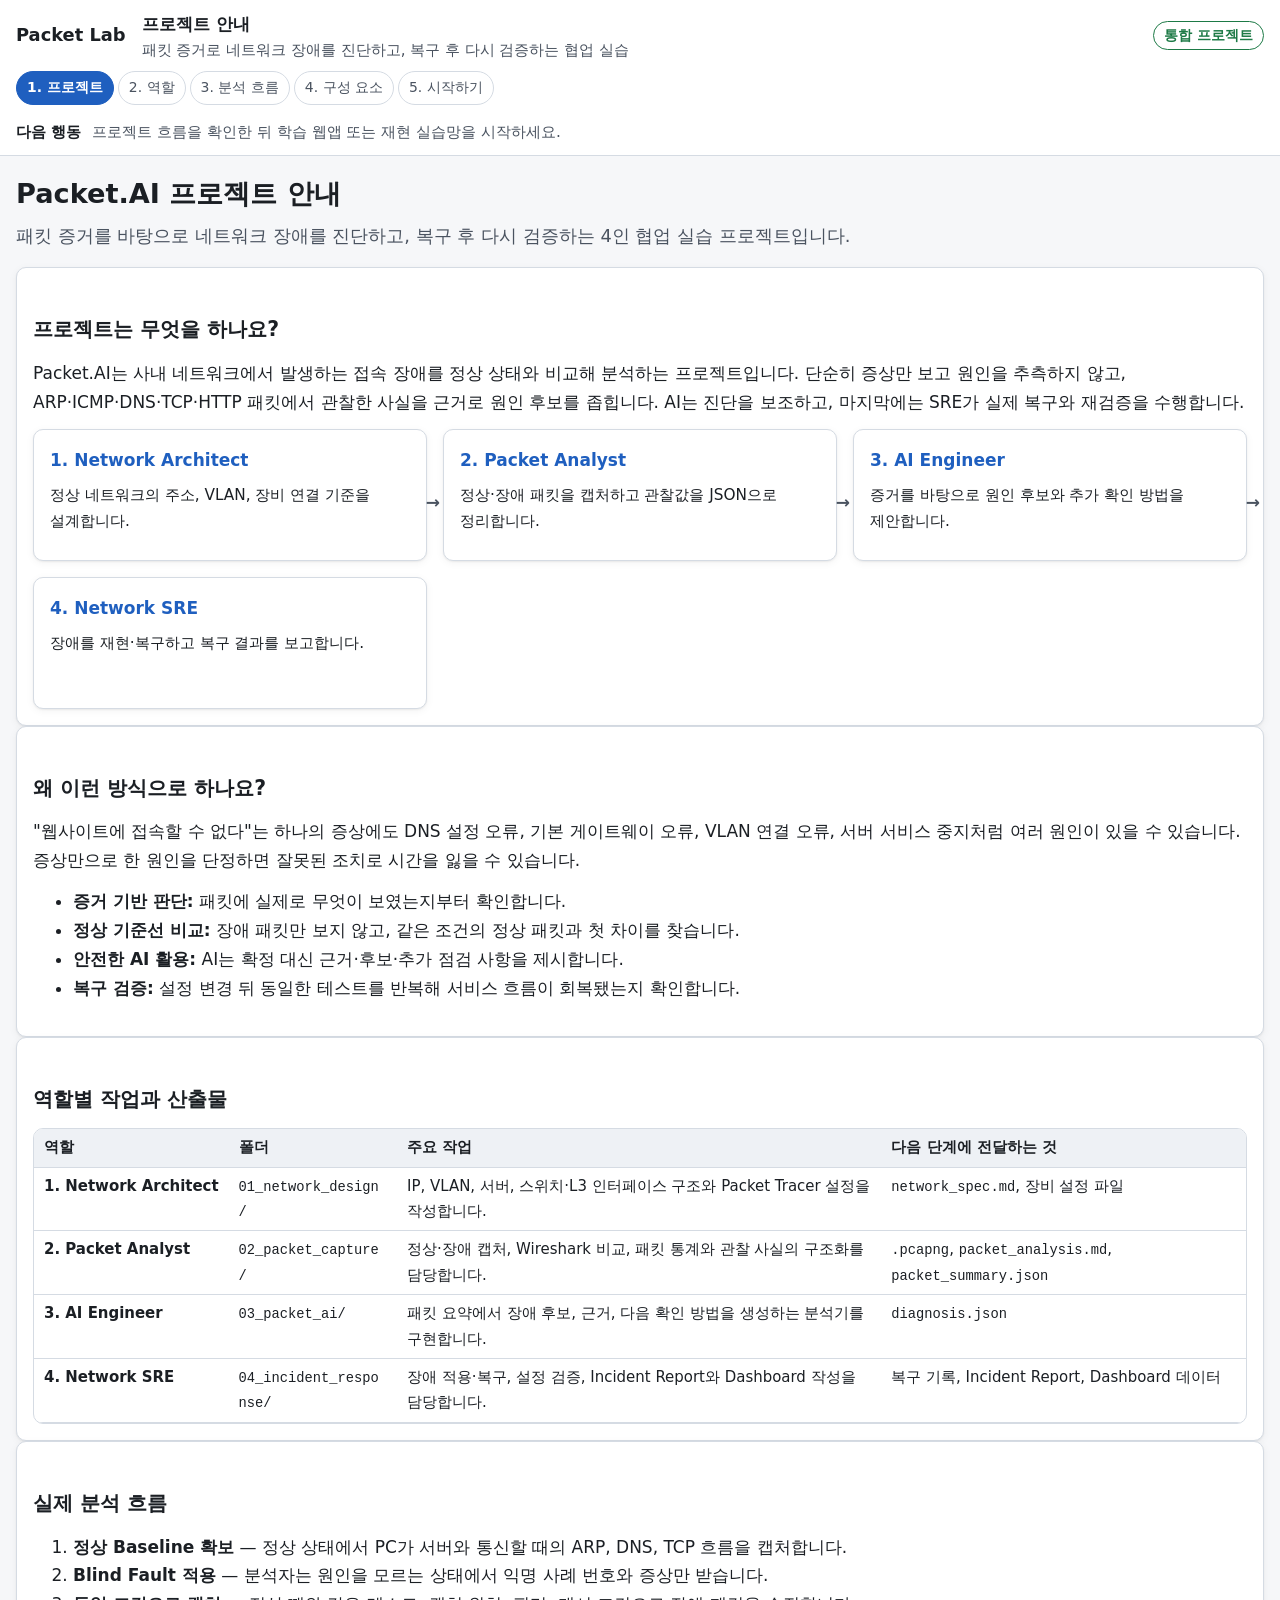
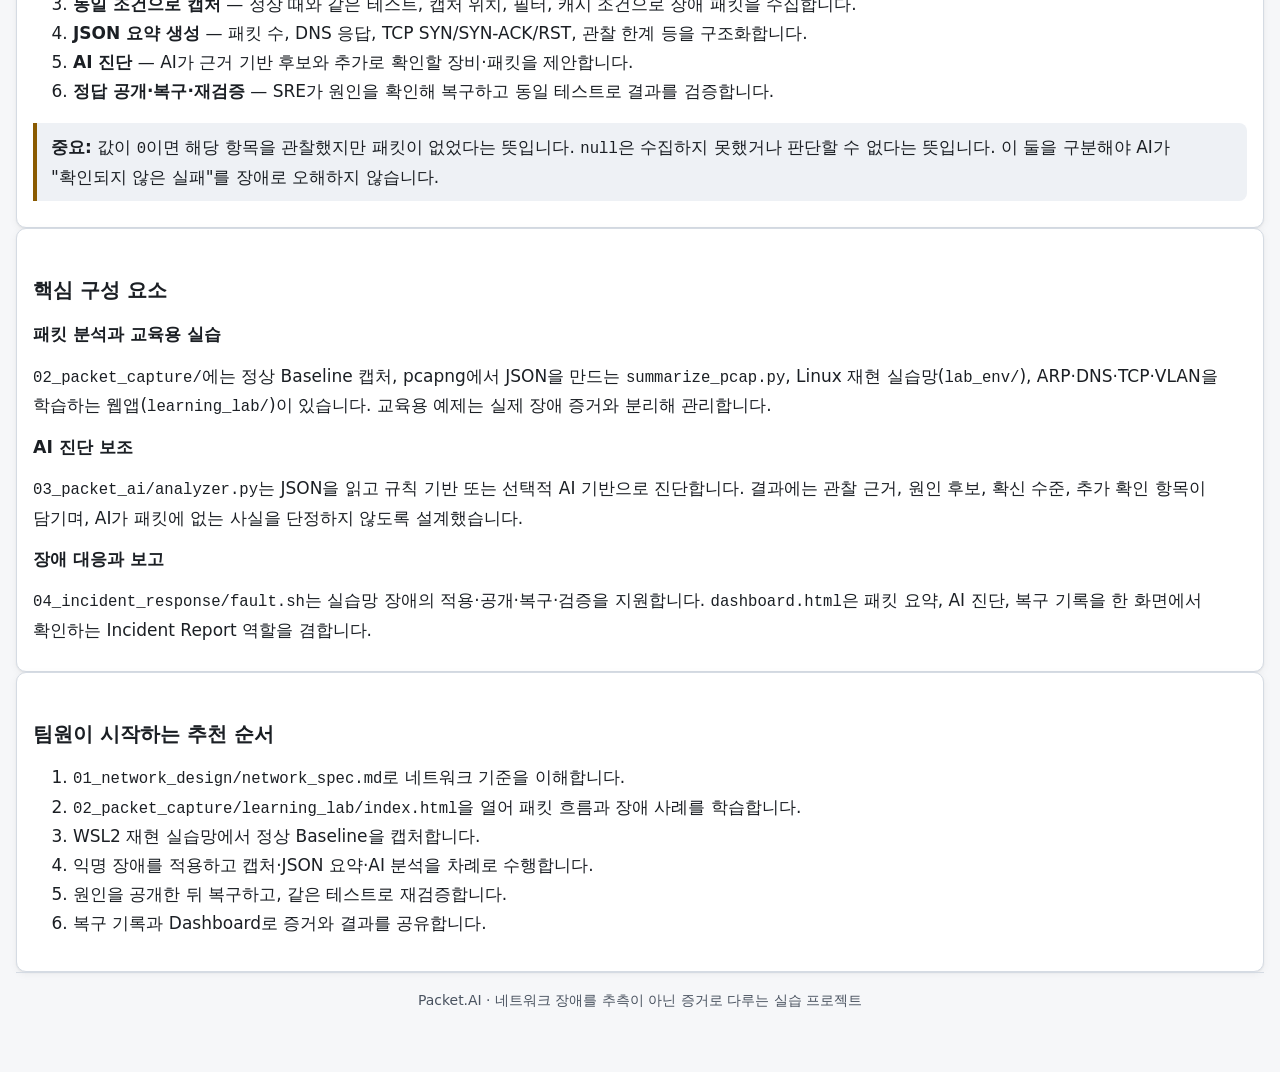
<file: 프로젝트_상세_설명.html>
<!doctype html>
<html lang="ko">
<head>
  <meta charset="utf-8">
  <meta name="viewport" content="width=device-width, initial-scale=1">
  <title>Packet.AI 프로젝트 안내</title>
  <link rel="stylesheet" href="02_packet_capture/learning_lab/styles.css">
  <style>
    html { scroll-behavior: smooth; }
    section[id] { scroll-margin-top: 150px; }
    .project-hero { margin-bottom: 16px; }
    .project-hero h1 { margin-top: 0; }
    .flow-card { position: relative; min-height: 132px; }
    .flow-card strong { display: block; margin-bottom: 8px; color: var(--accent); }
    .flow-card p { margin: 0; font-size: .9rem; }
    .flow-card:not(:last-child)::after { content: "→"; position: absolute; right: -14px; top: 45%; z-index: 2; color: var(--ink-2); font-weight: 800; }
    .project-table th { position: static; }
    .project-table td:first-child { white-space: nowrap; font-weight: 700; }
    .project-footer { text-align: center; }
    @media (max-width: 800px) { .flow-card:not(:last-child)::after { display: none; } .project-table td:first-child { white-space: normal; } }
  </style>
</head>
<body>
  <a class="skip" href="#main">본문으로 건너뛰기</a>
  <header class="topbar">
    <div class="topbar-inner">
      <a class="brand" href="#main">Packet Lab</a>
      <div class="unit">
        <div class="unit-title">프로젝트 안내</div>
        <div class="unit-goal">패킷 증거로 네트워크 장애를 진단하고, 복구 후 다시 검증하는 협업 실습</div>
      </div>
      <div class="top-tools"><span class="badge badge-real">통합 프로젝트</span></div>
    </div>
    <nav class="flow-nav" aria-label="프로젝트 안내 목차" id="projectNav">
      <ol>
        <li><a href="#overview" aria-current="page">프로젝트</a></li>
        <li><a href="#roles">역할</a></li>
        <li><a href="#process">분석 흐름</a></li>
        <li><a href="#components">구성 요소</a></li>
        <li><a href="#start">시작하기</a></li>
      </ol>
    </nav>
    <div class="next-action"><strong>다음 행동</strong> <span>프로젝트 흐름을 확인한 뒤 학습 웹앱 또는 재현 실습망을 시작하세요.</span></div>
  </header>
  <main id="main" tabindex="-1">
    <section id="overview" class="project-hero">
      <h1>Packet.AI 프로젝트 안내</h1>
      <p class="lead">패킷 증거를 바탕으로 네트워크 장애를 진단하고, 복구 후 다시 검증하는 4인 협업 실습 프로젝트입니다.</p>
    </section>
    <section class="card stack">
      <h2>프로젝트는 무엇을 하나요?</h2>
      <p>Packet.AI는 사내 네트워크에서 발생하는 접속 장애를 정상 상태와 비교해 분석하는 프로젝트입니다. 단순히 증상만 보고 원인을 추측하지 않고, ARP·ICMP·DNS·TCP·HTTP 패킷에서 관찰한 사실을 근거로 원인 후보를 좁힙니다. AI는 진단을 보조하고, 마지막에는 SRE가 실제 복구와 재검증을 수행합니다.</p>
      <div class="grid grid-2">
        <div class="card flow-card"><strong>1. Network Architect</strong><p>정상 네트워크의 주소, VLAN, 장비 연결 기준을 설계합니다.</p></div>
        <div class="card flow-card"><strong>2. Packet Analyst</strong><p>정상·장애 패킷을 캡처하고 관찰값을 JSON으로 정리합니다.</p></div>
        <div class="card flow-card"><strong>3. AI Engineer</strong><p>증거를 바탕으로 원인 후보와 추가 확인 방법을 제안합니다.</p></div>
        <div class="card flow-card"><strong>4. Network SRE</strong><p>장애를 재현·복구하고 복구 결과를 보고합니다.</p></div>
      </div>
    </section>

    <section class="card stack">
      <h2>왜 이런 방식으로 하나요?</h2>
      <p>"웹사이트에 접속할 수 없다"는 하나의 증상에도 DNS 설정 오류, 기본 게이트웨이 오류, VLAN 연결 오류, 서버 서비스 중지처럼 여러 원인이 있을 수 있습니다. 증상만으로 한 원인을 단정하면 잘못된 조치로 시간을 잃을 수 있습니다.</p>
      <ul>
        <li><strong>증거 기반 판단:</strong> 패킷에 실제로 무엇이 보였는지부터 확인합니다.</li>
        <li><strong>정상 기준선 비교:</strong> 장애 패킷만 보지 않고, 같은 조건의 정상 패킷과 첫 차이를 찾습니다.</li>
        <li><strong>안전한 AI 활용:</strong> AI는 확정 대신 근거·후보·추가 점검 사항을 제시합니다.</li>
        <li><strong>복구 검증:</strong> 설정 변경 뒤 동일한 테스트를 반복해 서비스 흐름이 회복됐는지 확인합니다.</li>
      </ul>
    </section>

    <section id="roles" class="card stack">
      <h2>역할별 작업과 산출물</h2>
      <div class="table-wrap"><table class="project-table">
        <thead><tr><th>역할</th><th>폴더</th><th>주요 작업</th><th>다음 단계에 전달하는 것</th></tr></thead>
        <tbody>
          <tr><td>1. Network Architect</td><td><code>01_network_design/</code></td><td>IP, VLAN, 서버, 스위치·L3 인터페이스 구조와 Packet Tracer 설정을 작성합니다.</td><td><code>network_spec.md</code>, 장비 설정 파일</td></tr>
          <tr><td>2. Packet Analyst</td><td><code>02_packet_capture/</code></td><td>정상·장애 캡처, Wireshark 비교, 패킷 통계와 관찰 사실의 구조화를 담당합니다.</td><td><code>.pcapng</code>, <code>packet_analysis.md</code>, <code>packet_summary.json</code></td></tr>
          <tr><td>3. AI Engineer</td><td><code>03_packet_ai/</code></td><td>패킷 요약에서 장애 후보, 근거, 다음 확인 방법을 생성하는 분석기를 구현합니다.</td><td><code>diagnosis.json</code></td></tr>
          <tr><td>4. Network SRE</td><td><code>04_incident_response/</code></td><td>장애 적용·복구, 설정 검증, Incident Report와 Dashboard 작성을 담당합니다.</td><td>복구 기록, Incident Report, Dashboard 데이터</td></tr>
        </tbody>
      </table></div>
    </section>

    <section id="process" class="card stack">
      <h2>실제 분석 흐름</h2>
      <ol>
        <li><strong>정상 Baseline 확보</strong> — 정상 상태에서 PC가 서버와 통신할 때의 ARP, DNS, TCP 흐름을 캡처합니다.</li>
        <li><strong>Blind Fault 적용</strong> — 분석자는 원인을 모르는 상태에서 익명 사례 번호와 증상만 받습니다.</li>
        <li><strong>동일 조건으로 캡처</strong> — 정상 때와 같은 테스트, 캡처 위치, 필터, 캐시 조건으로 장애 패킷을 수집합니다.</li>
        <li><strong>JSON 요약 생성</strong> — 패킷 수, DNS 응답, TCP SYN/SYN-ACK/RST, 관찰 한계 등을 구조화합니다.</li>
        <li><strong>AI 진단</strong> — AI가 근거 기반 후보와 추가로 확인할 장비·패킷을 제안합니다.</li>
        <li><strong>정답 공개·복구·재검증</strong> — SRE가 원인을 확인해 복구하고 동일 테스트로 결과를 검증합니다.</li>
      </ol>
      <p class="callout warn"><strong>중요:</strong> 값이 <code>0</code>이면 해당 항목을 관찰했지만 패킷이 없었다는 뜻입니다. <code>null</code>은 수집하지 못했거나 판단할 수 없다는 뜻입니다. 이 둘을 구분해야 AI가 "확인되지 않은 실패"를 장애로 오해하지 않습니다.</p>
    </section>

    <section id="components" class="card stack">
      <h2>핵심 구성 요소</h2>
      <h3>패킷 분석과 교육용 실습</h3>
      <p><code>02_packet_capture/</code>에는 정상 Baseline 캡처, pcapng에서 JSON을 만드는 <code>summarize_pcap.py</code>, Linux 재현 실습망(<code>lab_env/</code>), ARP·DNS·TCP·VLAN을 학습하는 웹앱(<code>learning_lab/</code>)이 있습니다. 교육용 예제는 실제 장애 증거와 분리해 관리합니다.</p>
      <h3>AI 진단 보조</h3>
      <p><code>03_packet_ai/analyzer.py</code>는 JSON을 읽고 규칙 기반 또는 선택적 AI 기반으로 진단합니다. 결과에는 관찰 근거, 원인 후보, 확신 수준, 추가 확인 항목이 담기며, AI가 패킷에 없는 사실을 단정하지 않도록 설계했습니다.</p>
      <h3>장애 대응과 보고</h3>
      <p><code>04_incident_response/fault.sh</code>는 실습망 장애의 적용·공개·복구·검증을 지원합니다. <code>dashboard.html</code>은 패킷 요약, AI 진단, 복구 기록을 한 화면에서 확인하는 Incident Report 역할을 겸합니다.</p>
    </section>

    <section id="start" class="card stack">
      <h2>팀원이 시작하는 추천 순서</h2>
      <ol>
        <li><code>01_network_design/network_spec.md</code>로 네트워크 기준을 이해합니다.</li>
        <li><code>02_packet_capture/learning_lab/index.html</code>을 열어 패킷 흐름과 장애 사례를 학습합니다.</li>
        <li>WSL2 재현 실습망에서 정상 Baseline을 캡처합니다.</li>
        <li>익명 장애를 적용하고 캡처·JSON 요약·AI 분석을 차례로 수행합니다.</li>
        <li>원인을 공개한 뒤 복구하고, 같은 테스트로 재검증합니다.</li>
        <li>복구 기록과 Dashboard로 증거와 결과를 공유합니다.</li>
      </ol>
    </section>
    <footer class="foot project-footer">Packet.AI · 네트워크 장애를 추측이 아닌 증거로 다루는 실습 프로젝트</footer>
  </main>
  <script>
    (() => {
      const links = [...document.querySelectorAll('#projectNav a[href^="#"]')];
      const sections = links
        .map((link) => document.querySelector(link.getAttribute('href')))
        .filter(Boolean);

      function setCurrent(id) {
        links.forEach((link) => {
          const current = link.getAttribute('href') === `#${id}`;
          if (current) link.setAttribute('aria-current', 'page');
          else link.removeAttribute('aria-current');
        });
      }

      links.forEach((link) => {
        link.addEventListener('click', () => setCurrent(link.hash.slice(1)));
      });

      const observer = new IntersectionObserver((entries) => {
        const visible = entries
          .filter((entry) => entry.isIntersecting)
          .sort((a, b) => b.intersectionRatio - a.intersectionRatio)[0];
        if (visible) setCurrent(visible.target.id);
      }, { rootMargin: '-25% 0px -60% 0px', threshold: [0, 0.2, 0.5] });

      sections.forEach((section) => observer.observe(section));
    })();
  </script>
</body>
</html>
</file>
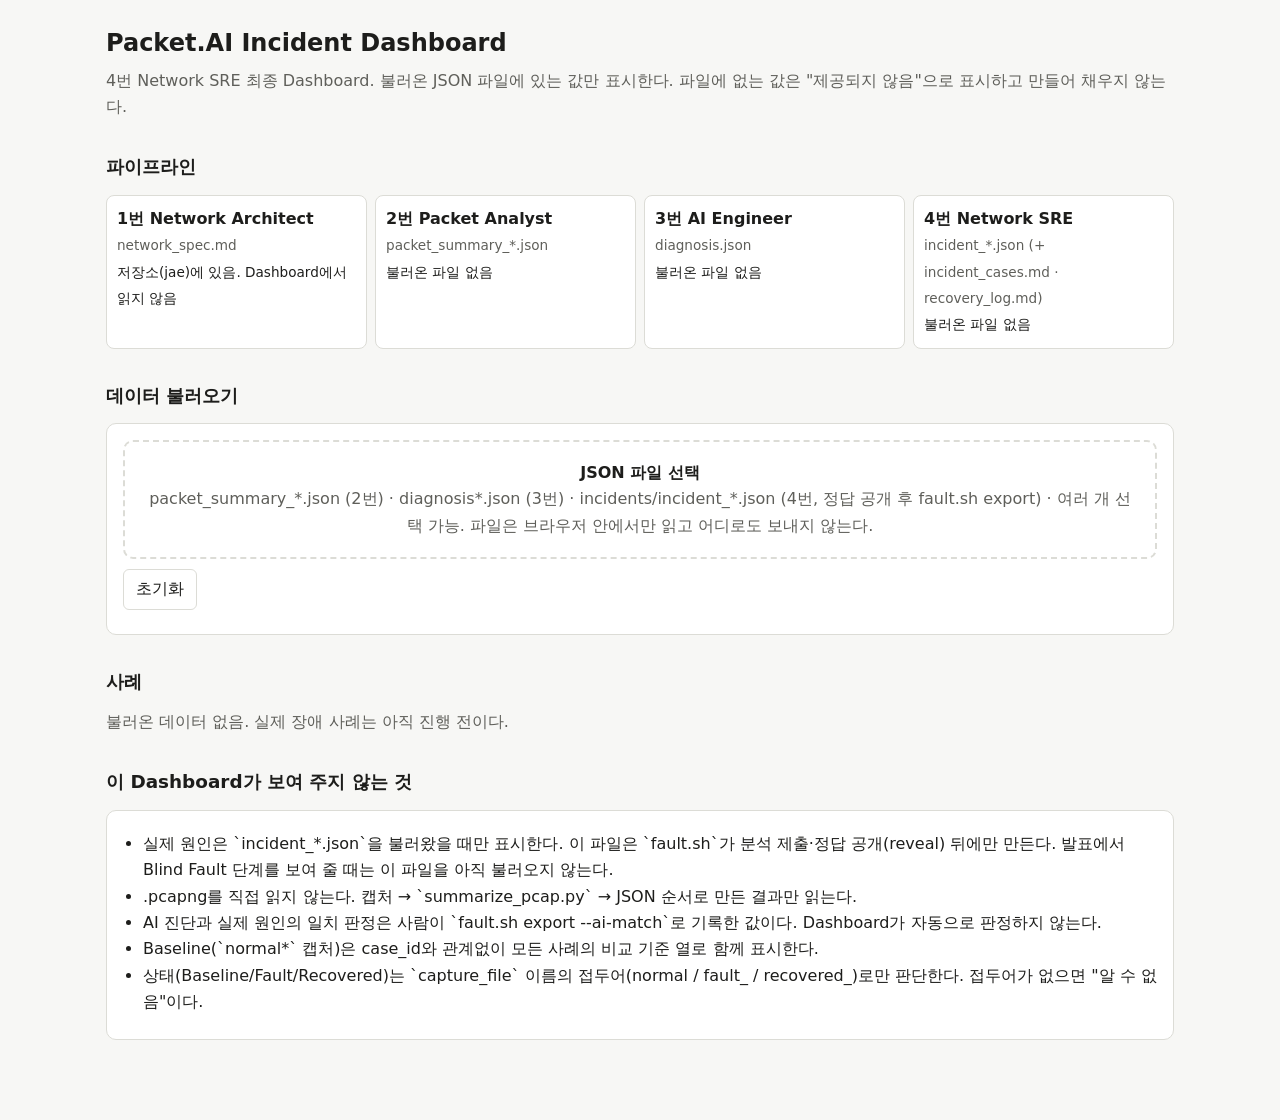
<file: 04_incident_response/dashboard.html>
<!doctype html>
<html lang="ko">
<head>
<meta charset="utf-8">
<meta name="viewport" content="width=device-width, initial-scale=1">
<title>Packet.AI Incident Dashboard</title>
<style>
:root{--bg:#f7f7f5;--panel:#fff;--ink:#1d1d1b;--muted:#5f5f5a;--line:#dcdcd6;--accent:#1f5fae;--ok:#1d7a3e;--bad:#b3261e;--warn:#8a5a00;--chip:#eef0f3}
@media (prefers-color-scheme:dark){:root:not([data-theme="light"]){--bg:#151515;--panel:#1e1e1e;--ink:#ececea;--muted:#a3a39d;--line:#34342f;--accent:#7fb0ef;--ok:#6cc58a;--bad:#f08a82;--warn:#e0b45c;--chip:#2a2c30}}
:root[data-theme="dark"]{--bg:#151515;--panel:#1e1e1e;--ink:#ececea;--muted:#a3a39d;--line:#34342f;--accent:#7fb0ef;--ok:#6cc58a;--bad:#f08a82;--warn:#e0b45c;--chip:#2a2c30}
*{box-sizing:border-box}
body{margin:0;background:var(--bg);color:var(--ink);font:16px/1.65 system-ui,"Apple SD Gothic Neo","Malgun Gothic",sans-serif}
main{max-width:1100px;margin:0 auto;padding:24px 16px 64px}
h1{font-size:1.5rem;margin:0 0 4px}h2{font-size:1.15rem;margin:32px 0 12px}h3{font-size:1rem;margin:0 0 8px}
p{margin:0 0 8px}.muted{color:var(--muted)}
.panel{background:var(--panel);border:1px solid var(--line);border-radius:10px;padding:16px;margin-bottom:16px}
.pipeline{display:grid;grid-template-columns:repeat(auto-fit,minmax(150px,1fr));gap:8px}
.stage{border:1px solid var(--line);border-radius:8px;padding:10px;background:var(--panel)}
.stage b{display:block}.stage span{font-size:.85rem}
.chip{display:inline-block;padding:1px 8px;border-radius:999px;background:var(--chip);font-size:.8rem;margin-right:4px}
.real{color:var(--ok)}.example{color:var(--warn)}.bad{color:var(--bad)}
label.drop{display:block;border:2px dashed var(--line);border-radius:10px;padding:18px;text-align:center;cursor:pointer}
label.drop:focus-within{outline:3px solid var(--accent);outline-offset:2px}
input[type=file]{position:absolute;opacity:0;width:1px;height:1px}
button{font:inherit;padding:6px 12px;border-radius:6px;border:1px solid var(--line);background:var(--panel);color:var(--ink);cursor:pointer}
button:focus-visible{outline:3px solid var(--accent);outline-offset:2px}
.table-wrap{overflow-x:auto}
table{border-collapse:collapse;width:100%;min-width:560px;font-size:.92rem}
th,td{border-bottom:1px solid var(--line);padding:6px 8px;text-align:left;vertical-align:top}
th{font-weight:600;color:var(--muted)}
td.num{font-variant-numeric:tabular-nums}
ul{margin:4px 0 8px;padding-left:20px}
.errors li{color:var(--bad)}
.flow{display:grid;grid-template-columns:repeat(5,minmax(0,1fr));gap:6px;margin:8px 0 14px;padding:0;list-style:none}
.flow li{border:1px solid var(--line);border-radius:8px;padding:8px;font-size:.85rem}
.flow li b{display:block;font-size:.9rem}
.flow li.done{border-left:4px solid var(--ok)}.flow li.none{border-left:4px dashed var(--line);color:var(--muted)}
@media(max-width:700px){.flow{grid-template-columns:1fr}}
@media (prefers-reduced-motion:reduce){*{transition:none!important;animation:none!important}}
</style>
</head>
<body>
<main>
  <header>
    <h1>Packet.AI Incident Dashboard</h1>
    <p class="muted">4번 Network SRE 최종 Dashboard. 불러온 JSON 파일에 있는 값만 표시한다. 파일에 없는 값은 "제공되지 않음"으로 표시하고 만들어 채우지 않는다.</p>
  </header>

  <h2>파이프라인</h2>
  <div class="pipeline" id="pipeline" aria-label="역할별 산출물 상태"></div>

  <h2>데이터 불러오기</h2>
  <div class="panel">
    <label class="drop">
      <input type="file" id="files" accept=".json,application/json" multiple>
      <b>JSON 파일 선택</b><br>
      <span class="muted">packet_summary_*.json (2번) · diagnosis*.json (3번) · incidents/incident_*.json (4번, 정답 공개 후 fault.sh export) · 여러 개 선택 가능. 파일은 브라우저 안에서만 읽고 어디로도 보내지 않는다.</span>
    </label>
    <p style="margin-top:10px"><button type="button" id="reset">초기화</button></p>
    <ul class="errors" id="errors" aria-live="polite"></ul>
  </div>

  <h2>사례</h2>
  <div id="cases"><p class="muted">불러온 데이터 없음. 실제 장애 사례는 아직 진행 전이다.</p></div>

  <h2>이 Dashboard가 보여 주지 않는 것</h2>
  <div class="panel">
    <ul>
      <li>실제 원인은 `incident_*.json`을 불러왔을 때만 표시한다. 이 파일은 `fault.sh`가 분석 제출·정답 공개(reveal) 뒤에만 만든다. 발표에서 Blind Fault 단계를 보여 줄 때는 이 파일을 아직 불러오지 않는다.</li>
      <li>.pcapng를 직접 읽지 않는다. 캡처 → `summarize_pcap.py` → JSON 순서로 만든 결과만 읽는다.</li>
      <li>AI 진단과 실제 원인의 일치 판정은 사람이 `fault.sh export --ai-match`로 기록한 값이다. Dashboard가 자동으로 판정하지 않는다.</li>
      <li>Baseline(`normal*` 캡처)은 case_id와 관계없이 모든 사례의 비교 기준 열로 함께 표시한다.</li>
      <li>상태(Baseline/Fault/Recovered)는 `capture_file` 이름의 접두어(normal / fault_ / recovered_)로만 판단한다. 접두어가 없으면 "알 수 없음"이다.</li>
    </ul>
  </div>
</main>
<script>
"use strict";
const COUNTS=[["arp_request_count","ARP Request"],["arp_reply_count","ARP Reply"],["icmp_request_count","ICMP Echo Request"],["icmp_reply_count","ICMP Echo Reply"],["dns_query_count","DNS Query"],["dns_response_count","DNS Response"],["tcp_syn_count","TCP SYN (ACK=0)"],["tcp_syn_ack_count","TCP SYN-ACK"],["tcp_rst_count","TCP RST"]];
const BASE=["case_id","source_ip","destination_ip","arp_request_count","arp_reply_count","icmp_request_count","icmp_reply_count","dns_query_count","tcp_syn_count","notes"];
const STAGES=[["1번 Network Architect","network_spec.md","저장소(jae)에 있음. Dashboard에서 읽지 않음"],["2번 Packet Analyst","packet_summary_*.json",null],["3번 AI Engineer","diagnosis.json",null],["4번 Network SRE","incident_*.json (+ incident_cases.md · recovery_log.md)",null]];
let summaries=[],diagnoses=[],incidents=[],errors=[];
const AI_MATCH={match:"일치",partial:"부분 일치",mismatch:"불일치",unchecked:"판정 전"};

function el(tag,attrs,...kids){const e=document.createElement(tag);for(const[k,v]of Object.entries(attrs||{}))e.setAttribute(k,v);for(const k of kids){if(k==null)continue;e.append(k instanceof Node?k:String(k));}return e;}
function stateOf(s){const f=s.capture_file;if(typeof f!=="string")return"알 수 없음";const n=f.split("/").pop();if(n.startsWith("normal"))return"Baseline";if(n.startsWith("fault_"))return"Fault";if(n.startsWith("recovered_"))return"Recovered";return"알 수 없음";}
function countText(s,k){if(!(k in s))return"제공되지 않음";const v=s[k];if(v===null){const r=s.null_reasons&&s.null_reasons[k];return"null — "+(r?String(r):"이유 없음");}return String(v);}
function srcChip(src){const ex=src==="example";return el("span",{class:"chip "+(ex?"example":"real")},ex?"교육용 예제":("출처: "+(src==null?"제공되지 않음":String(src))));}

function classify(obj,name){
  if(Array.isArray(obj)||obj===null||typeof obj!=="object")return errors.push(name+": 최상위가 객체가 아님");
  if(obj.schema==="packet-ai-incident/0.1"){
    const miss=["case_id","actual_cause","timeline","ai_match"].filter(k=>!(k in obj));
    if(miss.length)return errors.push(name+": incident 필수 필드 없음 — "+miss.join(", "));
    if(!obj.timeline||!obj.timeline.revealed_at)return errors.push(name+": 정답 공개 시각(revealed_at)이 없어 표시하지 않음");
    incidents.push({name,i:obj});return;
  }
  if(typeof obj.schema==="string"&&obj.schema.startsWith("packet-ai-incident"))return errors.push(name+": 지원하지 않는 incident 버전 — "+obj.schema);
  if("hypotheses" in obj||"generated_by" in obj){diagnoses.push({name,d:obj});return;}
  const miss=BASE.filter(k=>!(k in obj));
  if(miss.length)return errors.push(name+": packet_summary 필수 필드 없음 — "+miss.join(", "));
  const bad=COUNTS.filter(([k])=>k in obj&&obj[k]!==null&&!(Number.isInteger(obj[k])&&obj[k]>=0)).map(([k])=>k);
  if(bad.length)return errors.push(name+": count 필드가 0 이상의 정수 또는 null이 아님 — "+bad.join(", "));
  summaries.push({name,s:obj});
}

function renderPipeline(){
  const p=document.getElementById("pipeline");p.replaceChildren();
  STAGES.forEach(([role,file,fixed],i)=>{
    let status=fixed;
    if(i===1)status=summaries.length?`${summaries.length}개 불러옴 (실제 ${summaries.filter(x=>x.s.evidence_source!=="example").length})`:"불러온 파일 없음";
    if(i===2)status=diagnoses.length?`${diagnoses.length}개 불러옴`:"불러온 파일 없음";
    if(i===3)status=incidents.length?`${incidents.length}개 불러옴 (정답 공개된 사례)`:"불러온 파일 없음";
    p.append(el("div",{class:"stage"},el("b",{},role),el("span",{class:"muted"},file),el("br"),el("span",{},status)));
  });
}

function renderCases(){
  const box=document.getElementById("cases");box.replaceChildren();
  const baselines=summaries.filter(x=>stateOf(x.s)==="Baseline");
  const ids=[...new Set([...summaries.filter(x=>stateOf(x.s)!=="Baseline").map(x=>String(x.s.case_id)),...diagnoses.map(x=>String(x.d.case_id)),...incidents.map(x=>String(x.i.case_id))])];
  if(!ids.length&&baselines.length)ids.push(...new Set(baselines.map(x=>String(x.s.case_id))));
  if(!ids.length){box.append(el("p",{class:"muted"},"불러온 데이터 없음. 실제 장애 사례는 아직 진행 전이다."));return;}
  for(const id of ids){
    const own=summaries.filter(x=>String(x.s.case_id)===id);
    const ss=[...baselines.filter(b=>!own.includes(b)),...own],ds=diagnoses.filter(x=>String(x.d.case_id)===id);
    const inc=incidents.filter(x=>String(x.i.case_id)===id);
    const panel=el("section",{class:"panel","aria-label":"사례 "+id});
    panel.append(el("h3",{},"case_id: "+id));
    const fault=own.find(x=>stateOf(x.s)==="Fault"),rec=own.find(x=>stateOf(x.s)==="Recovered"),I=inc[0]&&inc[0].i;
    const stage=(t,done,txt)=>el("li",{class:done?"done":"none"},el("b",{},(done?"✓ ":"○ ")+t),txt);
    panel.append(el("ol",{class:"flow","aria-label":"장애 발생부터 복구까지 진행 상태"},
      stage("1. 장애 발생",!!I||!!fault,I?"적용 "+(I.timeline.applied_at??"시각 제공되지 않음"):(fault?"장애 캡처 있음 · 적용 시각은 정답 공개 후 표시":"데이터 없음")),
      stage("2. 패킷 분석",!!fault,fault?"Fault 캡처 요약: "+fault.name:"Fault packet_summary 없음"),
      stage("3. AI 진단",ds.length>0,ds.length?"diagnosis "+ds.length+"건":"diagnosis 없음"),
      stage("4. 정답 대조",!!I,I?"실제 원인 공개 · AI "+(AI_MATCH[I.ai_match&&I.ai_match.result]??"판정 값 제공되지 않음"):"정답 공개 전 (Blind)"),
      stage("5. 복구·검증",!!(I&&I.timeline.recovered_at)&&!!rec,[I&&I.timeline.recovered_at?"복구 "+I.timeline.recovered_at:"복구 기록 없음",rec?" · Recovered 캡처 있음":" · Recovered 캡처 없음"].join(""))));
    if(ss.length){
      const order={"Baseline":0,"Fault":1,"Recovered":2,"알 수 없음":3};
      ss.sort((a,b)=>order[stateOf(a.s)]-order[stateOf(b.s)]);
      const head=el("tr",{},el("th",{scope:"col"},"필드"),...ss.map(x=>el("th",{scope:"col"},stateOf(x.s)+" · "+x.name)));
      const rows=COUNTS.map(([k,lab])=>el("tr",{},el("th",{scope:"row"},lab),...ss.map(x=>el("td",{class:"num"},countText(x.s,k)))));
      const meta=[["출처","evidence_source"],["캡처 파일","capture_file"],["캡처 지점","capture_point"],["흐름","destination_ip"]].map(([lab,k])=>el("tr",{},el("th",{scope:"row"},lab),...ss.map(x=>el("td",{},k==="destination_ip"?`${x.s.source_ip} → ${x.s.destination_ip}`:(x.s[k]==null?"제공되지 않음":String(x.s[k]))))));
      panel.append(el("p",{},...ss.map(x=>srcChip(x.s.evidence_source))));
      panel.append(el("div",{class:"table-wrap"},el("table",{},el("thead",{},head),el("tbody",{},...meta,...rows))));
      for(const x of ss){
        const lim=Array.isArray(x.s.limitations)?x.s.limitations:[];
        panel.append(el("p",{class:"muted"},x.name+" 관찰 메모: "+(x.s.notes==null?"제공되지 않음":String(x.s.notes))));
        if(lim.length)panel.append(el("ul",{},...lim.map(l=>el("li",{},String(l)))));
      }
    }else panel.append(el("p",{class:"muted"},"이 case_id의 packet_summary 없음"));
    for(const {name,d} of ds){
      panel.append(el("h3",{},"3번 진단 · "+name+" ("+(d.generated_by==null?"생성 방식 제공되지 않음":String(d.generated_by))+")"));
      if(d.is_example)panel.append(el("p",{class:"example"},"교육용 예제 입력으로 만든 진단 — 실제 판단 근거로 쓰지 않음"));
      const hs=Array.isArray(d.hypotheses)?d.hypotheses:[];
      panel.append(el("ul",{},...(hs.length?hs.map(h=>el("li",{},`[${h.layer??"-"}] ${h.description??""} (확신도 ${h.confidence??"제공되지 않음"})`)):[el("li",{},"가설 없음")])));
      const rc=Array.isArray(d.recommended_checks)?d.recommended_checks:[];
      if(rc.length)panel.append(el("p",{},"추가 확인: "),el("ul",{},...rc.map(c=>el("li",{},String(c)))));
      panel.append(el("p",{},"AI root_cause: "+(d.root_cause==null?"null (확정하지 않음)":String(d.root_cause))));
    }
    for(const {name,i} of inc){
      const c=i.actual_cause||{},t=i.timeline||{},v=i.config_verify,a=i.ai_match||{};
      panel.append(el("h3",{},"4번 정답 대조·복구 · "+name));
      panel.append(el("p",{},el("span",{class:"chip"},"장애 환경: "+(i.fault_environment_note??i.fault_environment??"제공되지 않음")),el("span",{class:"chip"},"적용 방식: "+(i.apply_mode==="random"?"무작위 자체 적용 (약한 Blind)":i.apply_mode==="manual"?"지정 적용 (팀원 적용이면 Blind 유지)":"제공되지 않음"))));
      const rows=[["실제 원인",c.name],["변경 내용",c.change],["적용 시각",t.applied_at],["정답 공개 시각",t.revealed_at],["복구 시각",t.recovered_at],["AI 진단과 일치",AI_MATCH[a.result]??a.result],["일치 판정 근거",a.note]];
      panel.append(el("div",{class:"table-wrap"},el("table",{},el("tbody",{},...rows.map(([k,val])=>el("tr",{},el("th",{scope:"row"},k),el("td",{},val==null?"제공되지 않음":String(val))))))));
      if(v&&Array.isArray(v.items)){
        panel.append(el("p",{},`설정 검증 (${v.verified_at??"시각 제공되지 않음"}): 정상 ${v.ok} · 다름 ${v.differ}. 설정 검증만으로 복구 완료를 확정하지 않는다 — 위 Recovered 열과 Baseline 비교를 함께 본다.`));
        panel.append(el("div",{class:"table-wrap"},el("table",{},el("thead",{},el("tr",{},el("th",{scope:"col"},"항목"),el("th",{scope:"col"},"현재"),el("th",{scope:"col"},"명세"),el("th",{scope:"col"},"결과"))),el("tbody",{},...v.items.map(x=>el("tr",{},el("td",{},String(x.item)),el("td",{},String(x.current)),el("td",{},String(x.expected)),el("td",{class:x.match?"real":"bad"},x.match?"✓ 정상":"✗ 다름")))))));
      }else panel.append(el("p",{class:"muted"},"설정 검증 결과 제공되지 않음"));
    }
    box.append(panel);
  }
}
function renderErrors(){const u=document.getElementById("errors");u.replaceChildren(...errors.map(e=>el("li",{},e)));}
function render(){renderPipeline();renderCases();renderErrors();}

document.getElementById("files").addEventListener("change",async ev=>{
  for(const f of ev.target.files){
    try{classify(JSON.parse(await f.text()),f.name);}catch(e){errors.push(f.name+": JSON으로 읽을 수 없음 — "+e.message);}
  }
  ev.target.value="";render();
});
document.getElementById("reset").addEventListener("click",()=>{summaries=[];diagnoses=[];incidents=[];errors=[];render();});
render();
</script>
</body>
</html>
</file>
<file: 02_packet_capture/learning_lab/styles.css>
:root {
  --bg: #f6f7f9; --surface: #ffffff; --surface-2: #eef1f5; --ink: #1b1f24; --ink-2: #4a5360; --line: #d5dbe3;
  --accent: #1f5fbf; --accent-ink: #ffffff; --focus: #ff9d00;
  --ok: #1d7a46; --bad: #b3261e; --warn: #8a5a00; --hl: #fff3c4; --hl-line: #e0b400;
  --arp: #b86e00; --icmp: #1f5fbf; --dns: #7b3fb3; --tcp: #0f7b77; --http: #2f7d1f;
  --vlan10: #1f5fbf; --vlan20: #1d7a46; --trunk: #b86e00;
  --radius: 10px; --shadow: 0 1px 2px rgba(0,0,0,.06), 0 2px 8px rgba(0,0,0,.05);
  --font: "Pretendard", "Apple SD Gothic Neo", "Malgun Gothic", "Noto Sans KR", system-ui, sans-serif;
  --mono: ui-monospace, "SF Mono", Consolas, "D2Coding", monospace;
}
@media (prefers-color-scheme: dark) {
  :root:not([data-theme="light"]) {
    --bg: #111418; --surface: #1a1f25; --surface-2: #232a32; --ink: #e8ecf1; --ink-2: #aab4c0; --line: #36404b;
    --accent: #6ea8ff; --accent-ink: #0b1220; --ok: #5cc98a; --bad: #ff8a80; --warn: #f0c060; --hl: #3a3217; --hl-line: #c9a227;
    --arp: #f0a640; --icmp: #6ea8ff; --dns: #c39bf0; --tcp: #4fd1c5; --http: #8fd46f; --vlan10: #6ea8ff; --vlan20: #5cc98a; --trunk: #f0a640;
  }
}
:root[data-theme="dark"] {
  --bg: #111418; --surface: #1a1f25; --surface-2: #232a32; --ink: #e8ecf1; --ink-2: #aab4c0; --line: #36404b;
  --accent: #6ea8ff; --accent-ink: #0b1220; --ok: #5cc98a; --bad: #ff8a80; --warn: #f0c060; --hl: #3a3217; --hl-line: #c9a227;
  --arp: #f0a640; --icmp: #6ea8ff; --dns: #c39bf0; --tcp: #4fd1c5; --http: #8fd46f; --vlan10: #6ea8ff; --vlan20: #5cc98a; --trunk: #f0a640;
}
* { box-sizing: border-box; }
html { font-size: 17px; }
body { margin: 0; background: var(--bg); color: var(--ink); font-family: var(--font); line-height: 1.7; word-break: keep-all; overflow-wrap: anywhere; }
a { color: var(--accent); }
code, .mono { font-family: var(--mono); font-size: .92em; }
:focus-visible { outline: 3px solid var(--focus); outline-offset: 2px; }
.skip { position: absolute; left: -999px; top: 0; background: var(--surface); padding: 8px 12px; z-index: 10; }
.skip:focus { left: 8px; }

.topbar { background: var(--surface); border-bottom: 1px solid var(--line); position: sticky; top: 0; z-index: 5; }
.topbar-inner { display: flex; gap: 16px; align-items: center; padding: 10px 16px; max-width: 1280px; margin: 0 auto; flex-wrap: wrap; }
.brand { font-weight: 800; text-decoration: none; color: var(--ink); font-size: 1.05rem; }
.unit { flex: 1 1 320px; min-width: 0; }
.unit-title { font-weight: 700; }
.unit-goal { color: var(--ink-2); font-size: .88rem; line-height: 1.5; }
.top-tools { display: flex; gap: 12px; align-items: center; flex-wrap: wrap; }
.motion-toggle { font-size: .85rem; color: var(--ink-2); display: flex; gap: 6px; align-items: center; }
.flow-nav { max-width: 1280px; margin: 0 auto; padding: 0 16px 8px; display: flex; gap: 12px; align-items: center; overflow-x: auto; }
.flow-nav ol { display: flex; gap: 4px; list-style: none; margin: 0; padding: 0; counter-reset: s; }
.flow-nav li a { display: block; white-space: nowrap; padding: 4px 10px; border-radius: 999px; font-size: .82rem; color: var(--ink-2); text-decoration: none; border: 1px solid var(--line); }
.flow-nav li a::before { counter-increment: s; content: counter(s) ". "; }
.flow-nav li a[aria-current="page"] { background: var(--accent); color: var(--accent-ink); border-color: var(--accent); font-weight: 700; }
.demo-link { white-space: nowrap; font-size: .82rem; font-weight: 700; }
.next-action { max-width: 1280px; margin: 0 auto; padding: 6px 16px 10px; font-size: .9rem; color: var(--ink-2); }
.next-action strong { color: var(--ink); margin-right: 6px; }

main { max-width: 1280px; margin: 0 auto; padding: 20px 16px 48px; }
main:focus { outline: none; }
h1 { font-size: 1.6rem; line-height: 1.35; margin: 0 0 8px; }
h2 { font-size: 1.2rem; margin: 28px 0 10px; }
h3 { font-size: 1.02rem; margin: 18px 0 6px; }
p { margin: 6px 0 10px; }
.lead { font-size: 1.05rem; color: var(--ink-2); max-width: 60em; }
.muted { color: var(--ink-2); }
.small { font-size: .86rem; }

.card { background: var(--surface); border: 1px solid var(--line); border-radius: var(--radius); padding: 16px; box-shadow: var(--shadow); }
.grid { display: grid; gap: 16px; }
.grid-2 { grid-template-columns: repeat(auto-fit, minmax(320px, 1fr)); }
.grid-3 { grid-template-columns: repeat(auto-fit, minmax(240px, 1fr)); }
.stack > * + * { margin-top: 12px; }

.btn { font: inherit; font-size: .95rem; border: 1px solid var(--line); background: var(--surface); color: var(--ink); padding: 8px 14px; border-radius: 8px; cursor: pointer; line-height: 1.3; }
.btn:hover { background: var(--surface-2); }
.btn[disabled] { opacity: .45; cursor: not-allowed; }
.btn-primary { background: var(--accent); color: var(--accent-ink); border-color: var(--accent); font-weight: 700; }
.btn-primary:hover { filter: brightness(1.08); background: var(--accent); }
.btn-big { padding: 14px 18px; font-size: 1.02rem; text-align: left; }
.btn-row { display: flex; gap: 8px; flex-wrap: wrap; align-items: center; }
select, input[type=text], textarea { font: inherit; font-size: .95rem; background: var(--surface); color: var(--ink); border: 1px solid var(--line); border-radius: 8px; padding: 7px 10px; max-width: 100%; }
textarea { width: 100%; min-height: 96px; }
label.field { display: block; margin: 8px 0; }
label.field > span { display: block; font-weight: 600; font-size: .9rem; }

.badge { display: inline-block; padding: 2px 10px; border-radius: 999px; font-size: .8rem; font-weight: 700; border: 1px solid currentColor; white-space: nowrap; }
.badge-example { color: var(--warn); }
.badge-real { color: var(--ok); }
.badge-pt { color: var(--dns); }
.tag { display: inline-block; font-size: .78rem; padding: 0 8px; border-radius: 6px; background: var(--surface-2); color: var(--ink-2); margin-right: 4px; }
.proto { display: inline-block; min-width: 3.6em; text-align: center; font-weight: 700; font-size: .78rem; border-radius: 6px; padding: 0 6px; border: 1.5px solid currentColor; }
.p-ARP { color: var(--arp); } .p-ICMP { color: var(--icmp); } .p-DNS { color: var(--dns); } .p-TCP { color: var(--tcp); } .p-HTTP { color: var(--http); }
.ok { color: var(--ok); font-weight: 700; } .bad { color: var(--bad); font-weight: 700; } .warn { color: var(--warn); font-weight: 700; }

.callout { border-left: 4px solid var(--accent); background: var(--surface-2); padding: 10px 14px; border-radius: 0 8px 8px 0; margin: 10px 0; }
.callout.warn { border-color: var(--warn); color: var(--ink); font-weight: normal; }
.callout.bad { border-color: var(--bad); color: var(--ink); font-weight: normal; }
.callout.ok { border-color: var(--ok); color: var(--ink); font-weight: normal; }
.fact { border-left: 4px solid var(--ok); }
.guess { border-left: 4px dashed var(--warn); }

/* player */
.player { display: grid; gap: 14px; grid-template-columns: minmax(0, 1.1fr) minmax(0, 1fr); grid-template-areas: "topo explain" "controls controls" "table table" "detail detail"; }
.player .topo { grid-area: topo; }
.player .explain { grid-area: explain; }
.player .controls { grid-area: controls; }
.player .table-wrap { grid-area: table; }
.player .detail { grid-area: detail; }
.player.compact { grid-template-columns: 1fr; grid-template-areas: "topo" "controls" "explain" "table" "detail"; }
@media (max-width: 900px) { .player { grid-template-columns: 1fr; grid-template-areas: "topo" "controls" "explain" "table" "detail"; } }
.topo svg { width: 100%; height: auto; display: block; }
.topo .node rect { fill: var(--surface); stroke: var(--line); stroke-width: 1.5; }
.topo .node text { fill: var(--ink); font-size: 12px; font-family: var(--font); }
.topo .node .sub { fill: var(--ink-2); font-size: 10.5px; }
.topo .node { cursor: pointer; }
.topo .node:focus { outline: none; }
.topo .node:focus-visible rect { stroke: var(--focus); stroke-width: 3; }
.topo .node.on rect { stroke: var(--accent); stroke-width: 3; }
.topo .node.cp rect { stroke-dasharray: 5 3; }
.topo .link { stroke: var(--line); stroke-width: 3; }
.topo .link.trunk { stroke: var(--trunk); stroke-dasharray: 7 4; opacity: .7; }
.topo .link.on { stroke: var(--accent); stroke-width: 6; opacity: 1; stroke-dasharray: none; }
.topo .marker { fill: var(--accent); transition: transform .6s ease; transform-box: view-box; }
.topo .marker-label { font-size: 11px; font-weight: 700; fill: var(--accent-ink); font-family: var(--font); }
.topo .legend { font-size: 10.5px; fill: var(--ink-2); font-family: var(--font); }
.explain h3 { margin-top: 0; }
.explain .layer { margin: 8px 0; }
.explain .layer b { display: block; font-size: .82rem; color: var(--ink-2); }
.controls { display: flex; flex-wrap: wrap; gap: 8px; align-items: center; }
.controls .pos { font-weight: 700; margin-left: 4px; }
.table-wrap { overflow-x: auto; border: 1px solid var(--line); border-radius: var(--radius); background: var(--surface); }
.table-wrap:focus-visible { outline: 3px solid var(--focus); }
table { border-collapse: collapse; width: 100%; font-size: .88rem; }
th, td { text-align: left; padding: 6px 10px; border-bottom: 1px solid var(--line); vertical-align: top; }
th { background: var(--surface-2); font-weight: 700; position: sticky; top: 0; white-space: nowrap; }
table.pkts td { white-space: nowrap; }
table.pkts td.info { white-space: normal; min-width: 18em; }
tr.pkt { cursor: pointer; }
tr.pkt:hover td { background: var(--surface-2); }
tr.pkt.future td { color: var(--ink-2); opacity: .55; }
tr.pkt.current td { background: var(--hl); box-shadow: inset 4px 0 0 var(--hl-line); }
tr.pkt.diff td { box-shadow: inset 4px 0 0 var(--bad); }
.kv { display: grid; grid-template-columns: max-content 1fr; gap: 2px 12px; font-size: .88rem; }
.kv dt { color: var(--ink-2); font-family: var(--mono); }
.kv dd { margin: 0; font-family: var(--mono); overflow-wrap: anywhere; }
.term { background: var(--surface-2); border-radius: 8px; padding: 8px 12px; font-size: .88rem; margin: 6px 0; }
.term b { margin-right: 6px; }

.cmp-cols { display: grid; gap: 16px; grid-template-columns: 1fr 1fr; }
@media (max-width: 900px) { .cmp-cols { grid-template-columns: 1fr; } }
.col-title { font-weight: 800; display: flex; gap: 8px; align-items: center; }

.steps-line { display: flex; gap: 6px; flex-wrap: wrap; list-style: none; padding: 0; margin: 8px 0 14px; }
.steps-line li { font-size: .82rem; padding: 3px 10px; border-radius: 999px; border: 1px solid var(--line); color: var(--ink-2); }
.steps-line li.done { color: var(--ok); border-color: var(--ok); }
.steps-line li.done::before { content: "✓ "; }
.steps-line li.now { background: var(--accent); color: var(--accent-ink); border-color: var(--accent); font-weight: 700; }

.console { font-family: var(--mono); font-size: .85rem; background: #0d1117; color: #d7e0ea; border-radius: 8px; padding: 10px 12px; white-space: pre-wrap; overflow-x: auto; }
.log-item { border: 1px solid var(--line); border-radius: 8px; padding: 8px 12px; background: var(--surface); }
.log-item.sel { border-color: var(--accent); box-shadow: 0 0 0 2px var(--accent) inset; }
.pipeline { display: flex; gap: 8px; flex-wrap: wrap; align-items: stretch; }
.pipe { flex: 1 1 150px; border: 1px solid var(--line); border-radius: 8px; padding: 10px; background: var(--surface); font-size: .88rem; }
.pipe.me { border: 2px solid var(--accent); }
.pipe-arrow { align-self: center; font-weight: 700; color: var(--ink-2); }
.json-lines { font-family: var(--mono); font-size: .84rem; background: var(--surface); border: 1px solid var(--line); border-radius: 8px; padding: 8px 0; overflow-x: auto; }
.json-lines div { padding: 0 12px; white-space: pre; }
.json-lines div.hl { background: var(--hl); box-shadow: inset 4px 0 0 var(--hl-line); }
.check-list { list-style: none; padding: 0; }
.check-list li { margin: 4px 0; }
details { border: 1px solid var(--line); border-radius: 8px; padding: 8px 12px; background: var(--surface); margin: 8px 0; }
details summary { cursor: pointer; font-weight: 700; }
.hidden { display: none !important; }
.foot { max-width: 1280px; margin: 0 auto; padding: 16px; font-size: .82rem; color: var(--ink-2); border-top: 1px solid var(--line); }

.reduce-motion *, .reduce-motion *::before, .reduce-motion *::after { transition: none !important; animation: none !important; scroll-behavior: auto !important; }
@media (prefers-reduced-motion: reduce) { *, *::before, *::after { transition: none !important; animation: none !important; } }
@media print { .topbar, .controls, .foot { display: none; } }

/* 작은 화면: 헤더 고정 해제, 토폴로지는 읽을 수 있는 크기를 유지하고 가로 스크롤 */
@media (max-width: 700px) {
  .topbar { position: static; }
  .topo { overflow-x: auto; }
  .topo svg { min-width: 620px; }
  .topo::after { content: "← 좌우로 밀어서 전체 토폴로지 보기 →"; display: block; font-size: .78rem; color: var(--ink-2); text-align: center; }
  h1 { font-size: 1.35rem; }
}
</file>
